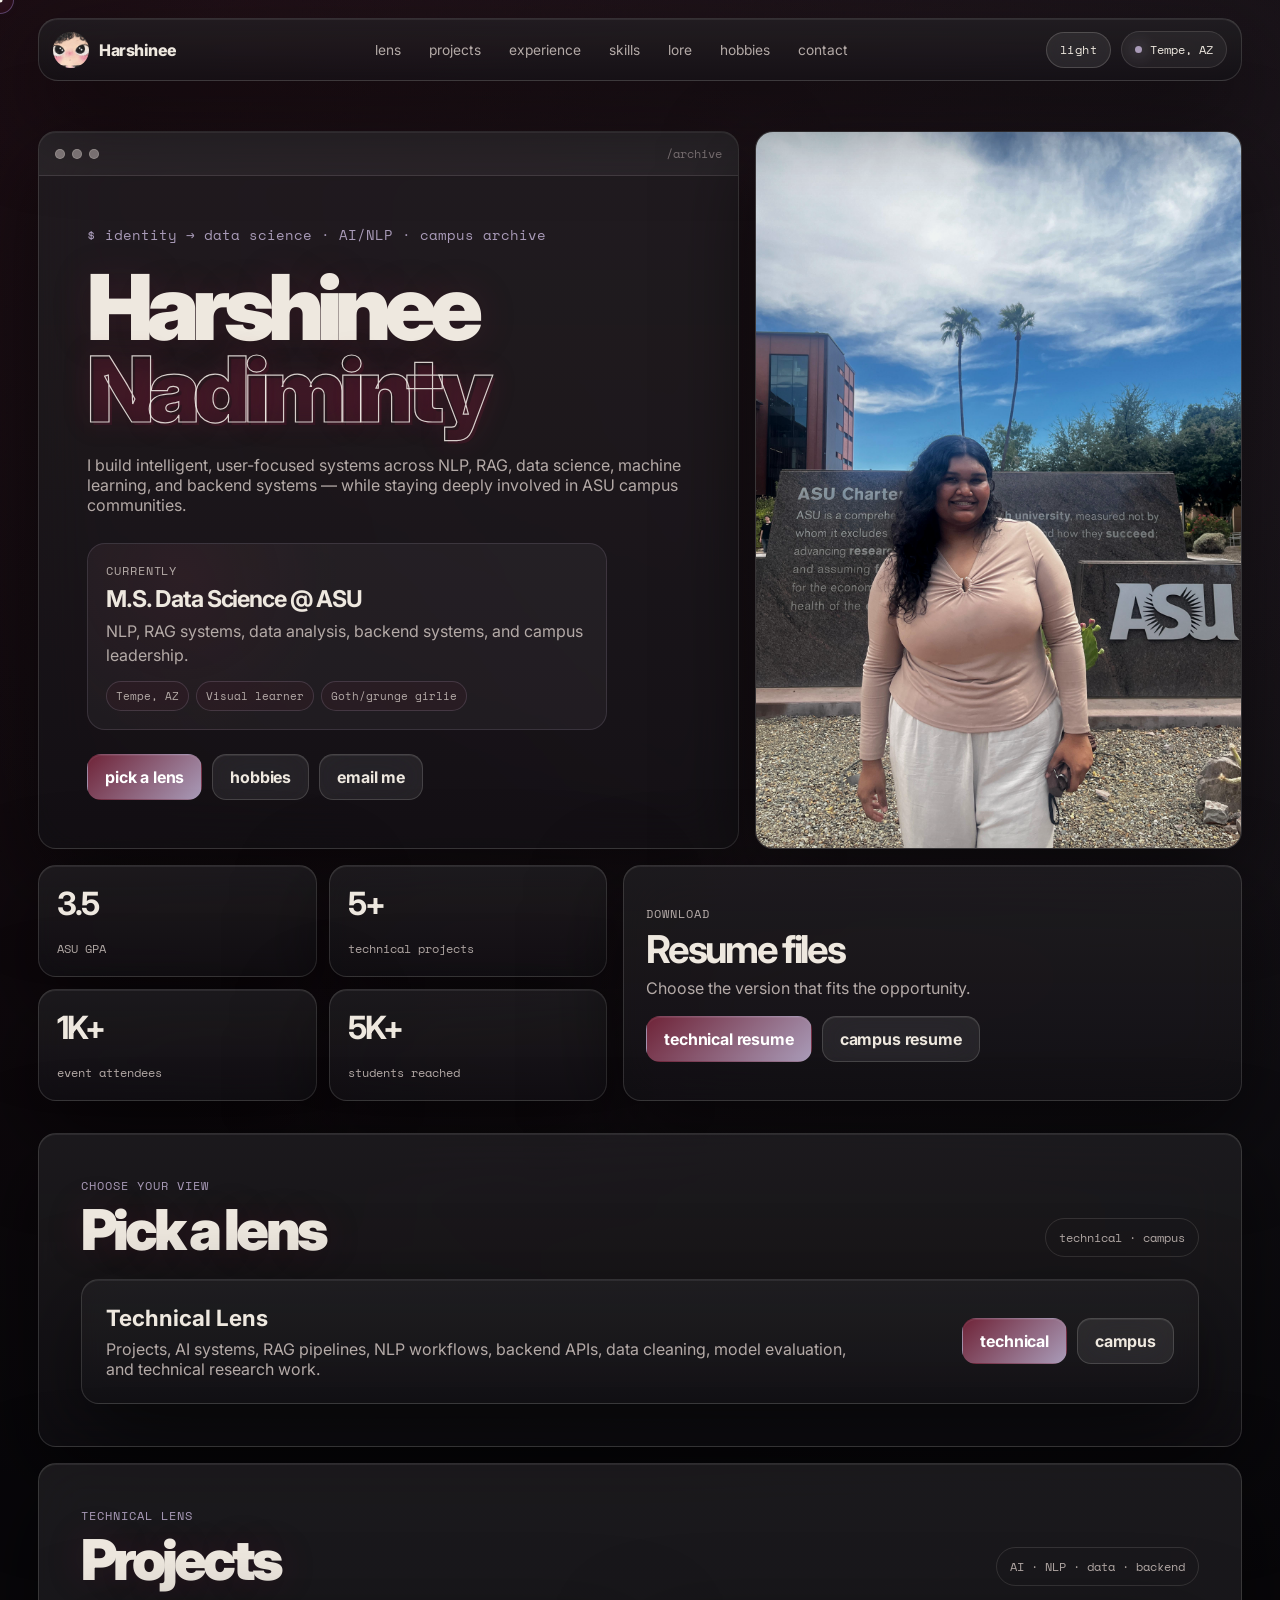
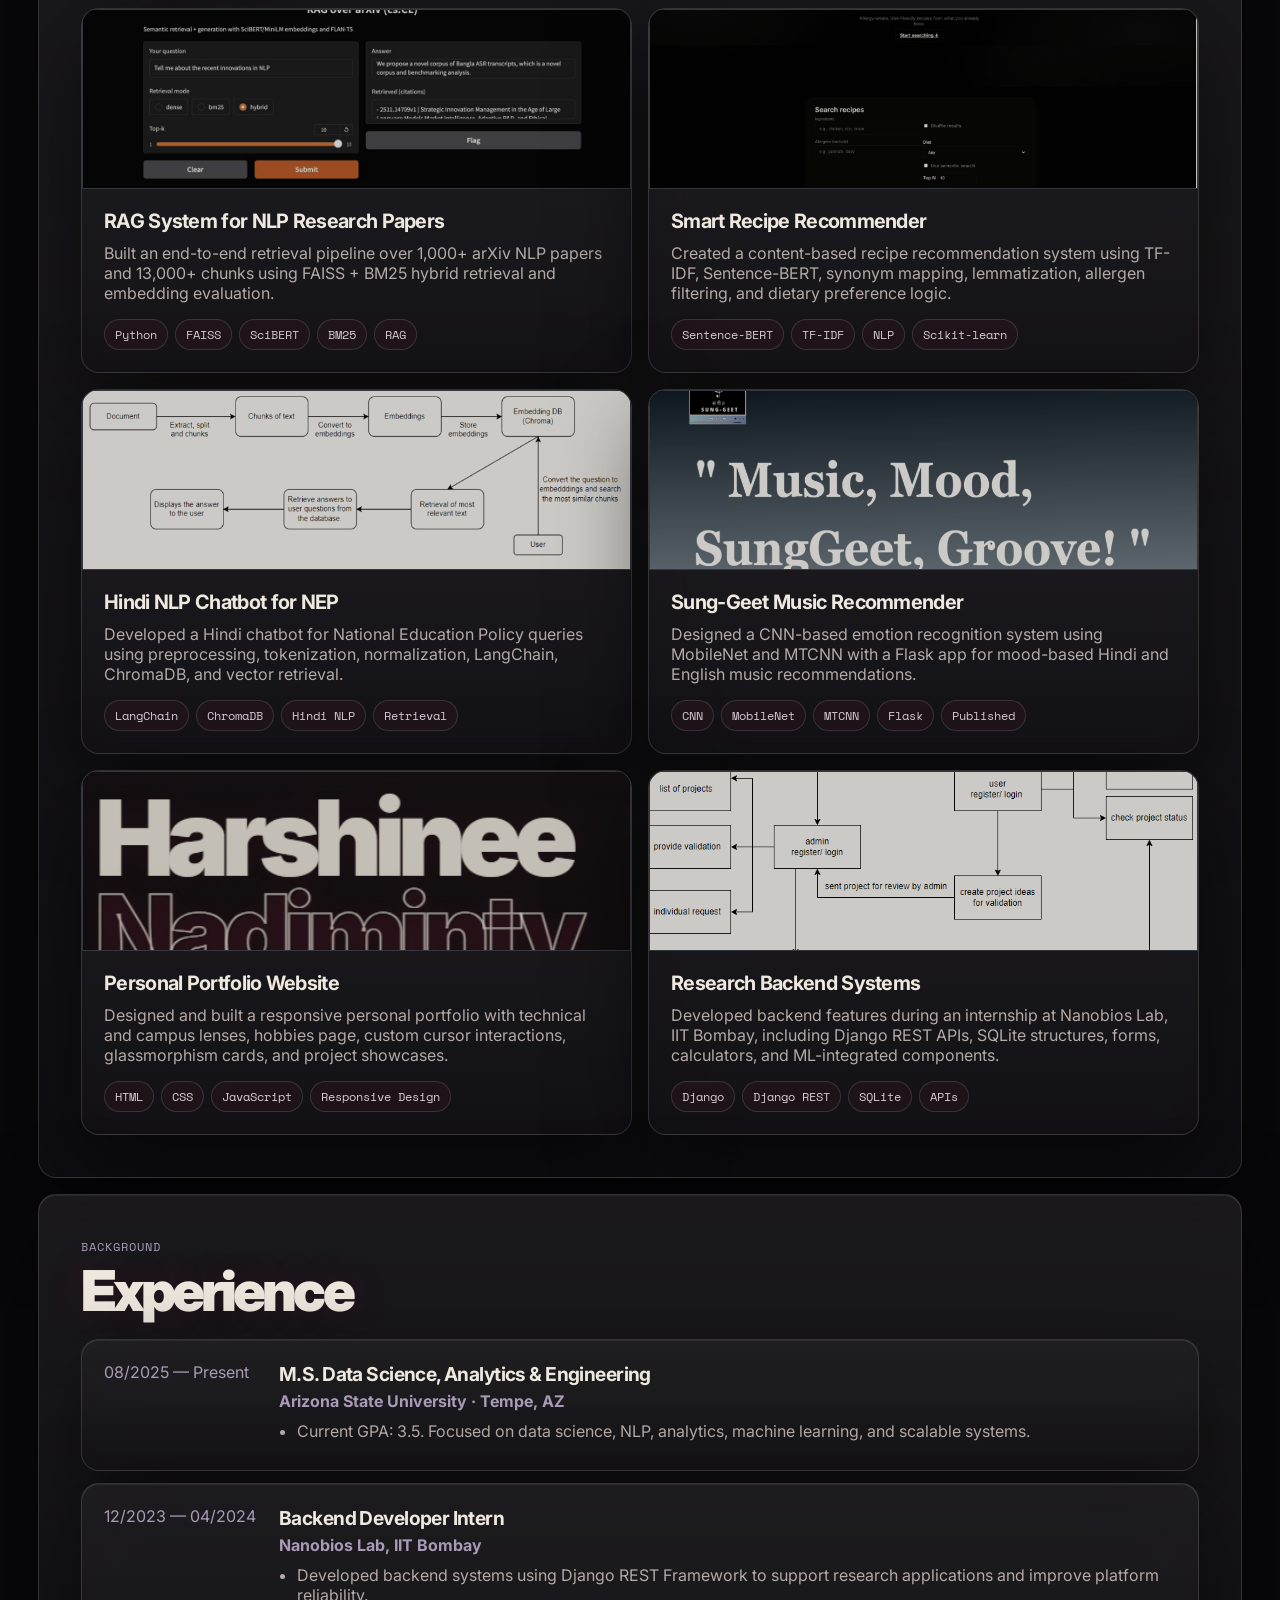
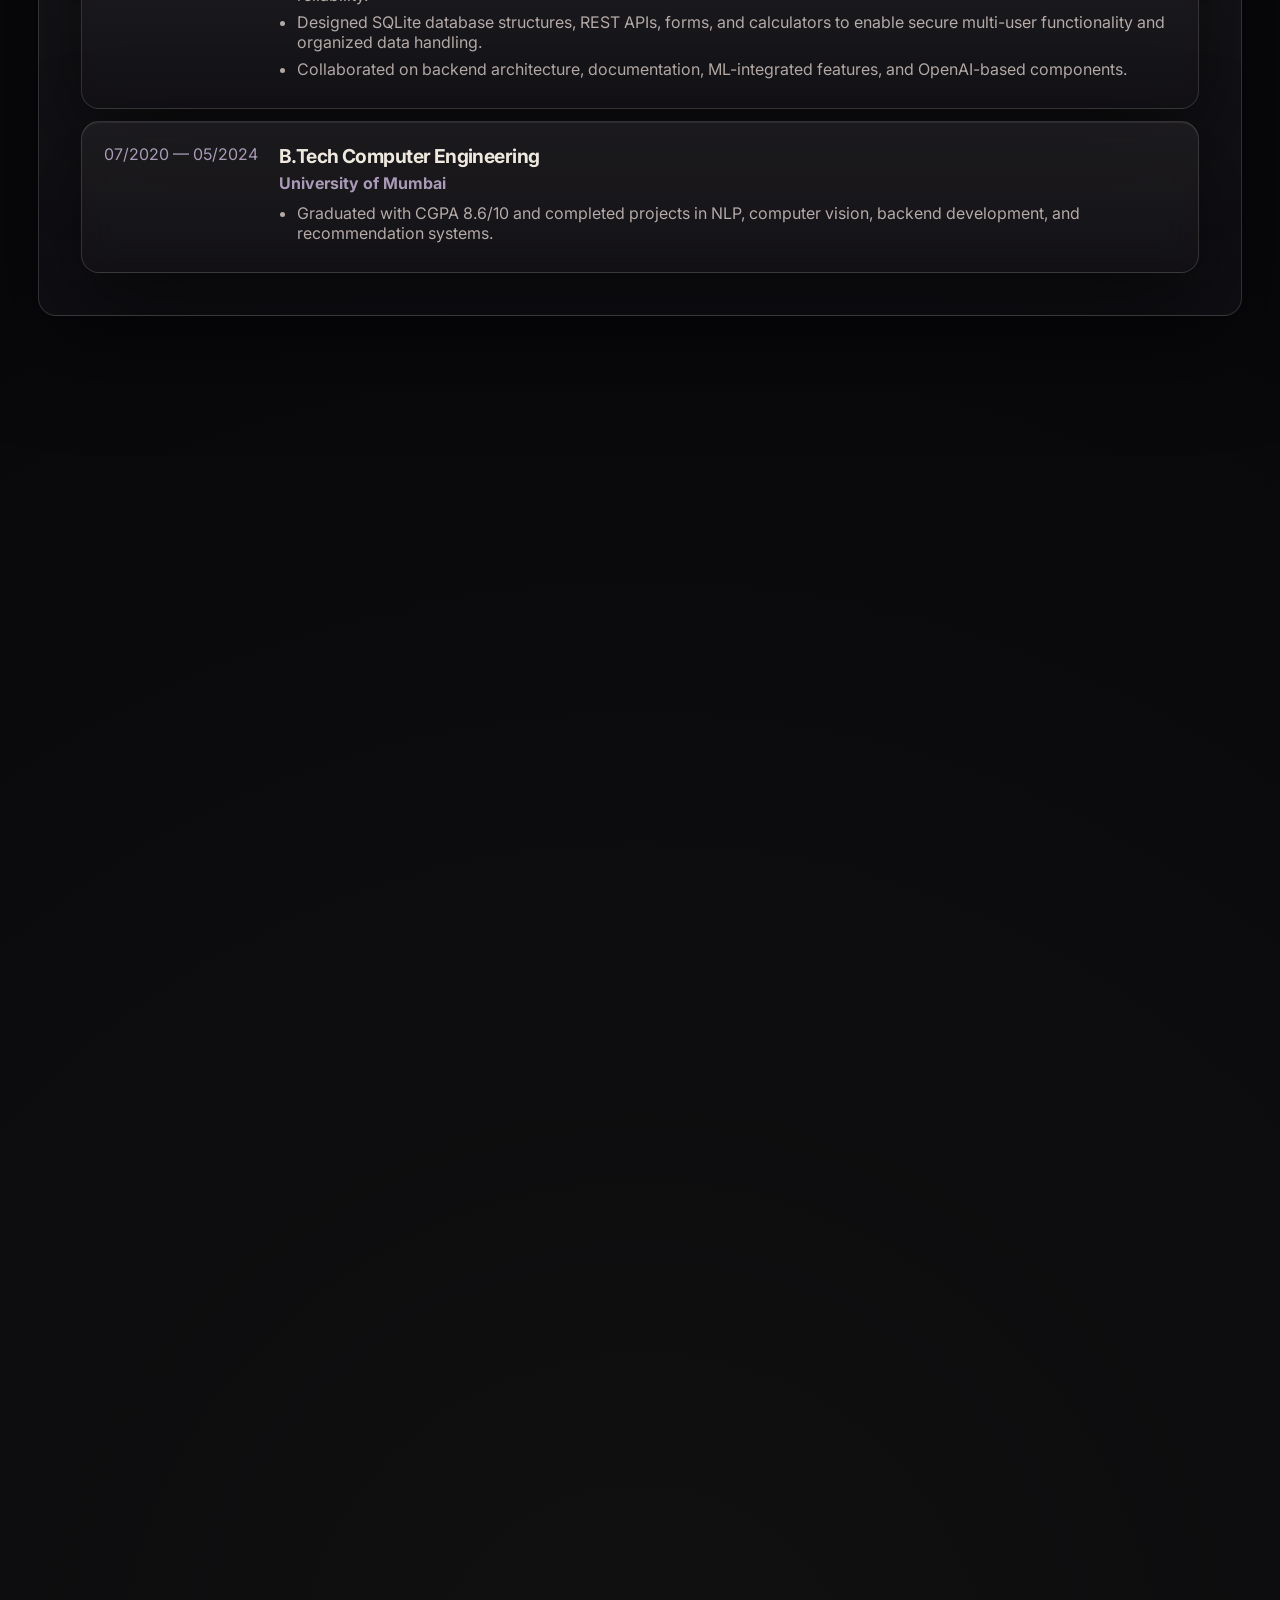
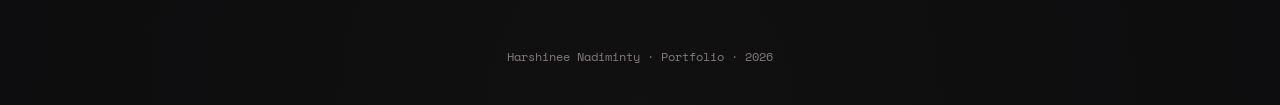
<file: index.html>
<!DOCTYPE html>
<html lang="en">
<head>
  <meta charset="UTF-8" />
  <meta name="viewport" content="width=device-width, initial-scale=1.0" />
  <meta name="description" content="Portfolio of Harshinee Nadiminty — ASU graduate student focused on data science, NLP, RAG systems, backend systems, and campus leadership." />
  <title>Harshinee Nadiminty | Portfolio</title>

  <link rel="preconnect" href="https://fonts.googleapis.com" />
  <link rel="preconnect" href="https://fonts.gstatic.com" crossorigin />
  <link href="https://fonts.googleapis.com/css2?family=Inter:wght@400;500;600;700;800;900&family=Space+Mono:wght@400;700&display=swap" rel="stylesheet" />
  <link rel="stylesheet" href="styles.css" />
</head>

<body data-lens="technical" data-theme="dark">
  <div class="cursor-ring" aria-hidden="true"></div>
  <div class="cursor-dot" aria-hidden="true"></div>

  <div class="page">
    <header class="topbar">
      <a href="#home" class="brand" aria-label="Home">
        <span class="logo">
        <img src="assets/profile/logo.jpg" alt="Harshinee logo">
      </span>
        <span>Harshinee</span>
      </a>

      <nav class="nav" aria-label="Main navigation">
        <a href="#spotlight">lens</a>
        <a href="#projects">projects</a>
        <a href="#experience">experience</a>
        <a href="#skills">skills</a>
        <a href="#fun-facts">lore</a>
        <a href="gallery.html">hobbies</a>
        <a href="#contact">contact</a>
      </nav>

      <div class="topbar-actions">
        <button class="theme-toggle" id="themeToggle" type="button">light</button>
        <div class="status"><span class="dot"></span> Tempe, AZ</div>
      </div>
    </header>

    <main>
      <section class="hero" id="home">
        <div class="window hero-window fade-in">
          <div class="window-bar">
            <div class="traffic"><span></span><span></span><span></span></div>
            <span>/archive</span>
          </div>

          <div class="hero-main">
            <p class="terminal-line">$ identity → data science · AI/NLP · campus archive</p>

            <h1>
              Harshinee<br>
              <span class="outline-text">Nadiminty</span>
            </h1>

            <p class="hero-copy">
              I build intelligent, user-focused systems across NLP, RAG, data science, machine learning, and backend systems — while staying deeply involved in ASU campus communities.
            </p>

            <div class="hero-mini-profile">
              <p class="profile-kicker">currently</p>
              <h2>M.S. Data Science @ ASU</h2>
              <p>NLP, RAG systems, data analysis, backend systems, and campus leadership.</p>

              <div class="profile-mini-tags">
                <span>Tempe, AZ</span>
                <span>Visual learner</span>
                <span>Goth/grunge girlie</span>
              </div>
            </div>

            <div class="hero-actions">
              <a class="btn primary" href="#spotlight">Pick a Lens</a>
              <a class="btn" href="gallery.html">Hobbies</a>
              <a class="btn" href="mailto:hnadimin@asu.edu">Email Me</a>
            </div>
          </div>
        </div>

        <div class="window photo-only-card fade-in">
          <img src="assets/profile/profile-1.jpg" alt="Harshinee at ASU">
        </div>

        <div class="hero-lower-grid fade-in">
          <div class="stats">
            <div class="stat"><strong>3.5</strong><span>ASU GPA</span></div>
            <div class="stat"><strong>5+</strong><span>technical projects</span></div>
            <div class="stat"><strong>1K+</strong><span>event attendees</span></div>
            <div class="stat"><strong>5K+</strong><span>students reached</span></div>
          </div>

          <div class="window resume-download-card">
            <p class="eyebrow">download</p>
            <h2>Resume files</h2>
            <p>Choose the version that fits the opportunity.</p>

            <div class="resume-download-actions">
              <a class="btn primary" href="Harshinee_Nadiminty_Technical_Resume.pdf" download>Technical Resume</a>
              <a class="btn" href="Harshinee_Nadiminty_NonTechnical_Resume.pdf" download>Campus Resume</a>
            </div>
          </div>
        </div>
      </section>

      <section class="window section-pad fade-in" id="spotlight">
        <div class="section-head">
          <div>
            <p class="eyebrow">choose your view</p>
            <h2 class="section-title">Pick a lens</h2>
          </div>
          <div class="section-chip">technical · campus</div>
        </div>

        <div class="mode-panel">
          <div class="mode-copy">
            <h3 id="modeTitle">Technical Lens</h3>
            <p id="modeText">
              Projects, AI systems, RAG pipelines, NLP workflows, backend APIs, data cleaning, model evaluation, and technical research work.
            </p>
          </div>

          <div class="mode-actions">
            <button class="mode-btn active" data-mode="technical">Technical</button>
            <button class="mode-btn" data-mode="campus">Campus</button>
          </div>
        </div>
      </section>

      <section class="window section-pad fade-in lens-section technical-section active-lens" id="projects" data-section="technical">
        <div class="section-head">
          <div>
            <p class="eyebrow">technical lens</p>
            <h2 class="section-title">Projects</h2>
          </div>
          <div class="section-chip">AI · NLP · data · backend</div>
        </div>

        <div class="projects-grid">
          <article class="project-card">
            <div class="project-image">
              <img src="assets/projects/rag.jpg" alt="RAG system for NLP research papers project preview">
            </div>
            <div class="project-content">
              <h3>RAG System for NLP Research Papers</h3>
              <p>Built an end-to-end retrieval pipeline over 1,000+ arXiv NLP papers and 13,000+ chunks using FAISS + BM25 hybrid retrieval and embedding evaluation.</p>
              <div class="pills">
                <span class="pill">Python</span>
                <span class="pill">FAISS</span>
                <span class="pill">SciBERT</span>
                <span class="pill">BM25</span>
                <span class="pill">RAG</span>
              </div>
            </div>
          </article>

          <article class="project-card">
            <div class="project-image">
              <img src="assets/projects/recipe.jpg" alt="Smart Recipe Recommender project preview">
            </div>
            <div class="project-content">
              <h3>Smart Recipe Recommender</h3>
              <p>Created a content-based recipe recommendation system using TF-IDF, Sentence-BERT, synonym mapping, lemmatization, allergen filtering, and dietary preference logic.</p>
              <div class="pills">
                <span class="pill">Sentence-BERT</span>
                <span class="pill">TF-IDF</span>
                <span class="pill">NLP</span>
                <span class="pill">Scikit-learn</span>
              </div>
            </div>
          </article>

          <article class="project-card">
            <div class="project-image">
              <img src="assets/projects/chatbot.jpg" alt="Hindi NLP chatbot project preview">
            </div>
            <div class="project-content">
              <h3>Hindi NLP Chatbot for NEP</h3>
              <p>Developed a Hindi chatbot for National Education Policy queries using preprocessing, tokenization, normalization, LangChain, ChromaDB, and vector retrieval.</p>
              <div class="pills">
                <span class="pill">LangChain</span>
                <span class="pill">ChromaDB</span>
                <span class="pill">Hindi NLP</span>
                <span class="pill">Retrieval</span>
              </div>
            </div>
          </article>

          <article class="project-card">
            <div class="project-image">
              <img src="assets/projects/sung-geet.jpg" alt="Sung-Geet emotion-based music recommender project preview">
            </div>
            <div class="project-content">
              <h3>Sung-Geet Music Recommender</h3>
              <p>Designed a CNN-based emotion recognition system using MobileNet and MTCNN with a Flask app for mood-based Hindi and English music recommendations.</p>
              <div class="pills">
                <span class="pill">CNN</span>
                <span class="pill">MobileNet</span>
                <span class="pill">MTCNN</span>
                <span class="pill">Flask</span>
                <span class="pill">Published</span>
              </div>
            </div>
          </article>

          <article class="project-card">
            <div class="project-image">
              <img src="assets/projects/portfolio.jpg" alt="Personal portfolio website project preview">
            </div>
            <div class="project-content">
              <h3>Personal Portfolio Website</h3>
              <p>Designed and built a responsive personal portfolio with technical and campus lenses, hobbies page, custom cursor interactions, glassmorphism cards, and project showcases.</p>
              <div class="pills">
                <span class="pill">HTML</span>
                <span class="pill">CSS</span>
                <span class="pill">JavaScript</span>
                <span class="pill">Responsive Design</span>
              </div>
            </div>
          </article>

          <article class="project-card">
            <div class="project-image">
              <img src="assets/projects/backend-api.jpg" alt="Backend API project preview">
            </div>
            <div class="project-content">
              <h3>Research Backend Systems</h3>
              <p>Developed backend features during an internship at Nanobios Lab, IIT Bombay, including Django REST APIs, SQLite structures, forms, calculators, and ML-integrated components.</p>
              <div class="pills">
                <span class="pill">Django</span>
                <span class="pill">Django REST</span>
                <span class="pill">SQLite</span>
                <span class="pill">APIs</span>
              </div>
            </div>
          </article>
        </div>
      </section>

      <section class="window section-pad fade-in lens-section campus-section" id="campus" data-section="campus">
        <div class="section-head">
          <div>
            <p class="eyebrow">campus lens</p>
            <h2 class="section-title">Campus Participation</h2>
          </div>
          <div class="section-chip">events · outreach · leadership</div>
        </div>

        <div class="campus-grid">
          <div class="campus-card">
            <img class="campus-img" src="assets/campus/acm.jpg" alt="ACM ASU communications and student outreach">
            <h3>ACM Communications</h3>
            <div class="campus-meta">5,000+ students</div>
            <p>Manage digital communications, event promotion, student-facing announcements, and outreach for one of ASU’s largest technology organizations.</p>
          </div>

          <div class="campus-card">
            <img class="campus-img" src="assets/campus/hindu-yuva.jpg" alt="Hindu Yuva ASU event leadership">
            <h3>Incoming Events Lead</h3>
            <div class="campus-meta">Hindu Yuva · Fall 2026</div>
            <p>Selected to lead large-scale cultural event coordination, volunteer support, scheduling, logistics, and attendee experience.</p>
          </div>

          <div class="campus-card">
            <img class="campus-img" src="assets/campus/globehack.jpg" alt="GlobeHack ASU event operations">
            <h3>GlobeHack Volunteer</h3>
            <div class="campus-meta">1,000+ participants</div>
            <p>Supported operations and managed check-in for 300+ participants at a technical hackathon with sponsors, students, and organizers.</p>
          </div>

          <div class="campus-card">
            <img class="campus-img" src="assets/campus/basant-mela.jpg" alt="Basant Mela and Hindu Yuva campus event">
            <h3>Milan Committee</h3>
            <div class="campus-meta">Hindu Yuva</div>
            <p>Supported Basant Mela and cultural events through setup, check-ins, food distribution, activity support, and multi-organization coordination.</p>
          </div>

          <div class="campus-card">
            <img class="campus-img" src="assets/campus/navratri.jpg" alt="Navratri Nights ASU event">
            <h3>Event Volunteer</h3>
            <div class="campus-meta">Hindu Yuva & ISSC · ASU</div>
            <p>Supported high-attendance events including Ganesh Chaturthi and Navratri Nights through check-in, crowd management, logistics, and attendee support.</p>
          </div>

          <div class="campus-card">
          <img class="campus-img" src="assets/campus/fashion-forward.jpg" alt="Fashion Forward ASU sustainable fashion event">
          <h3>Fashion Forward Volunteer</h3>
          <div class="campus-meta">$9K raised · sustainable fashion</div>
          <p>Supported full-day event operations by folding, sorting, weighing, and organizing donated clothing, helping maintain racks and back-of-house flow for a high-impact sustainability event.</p>
        </div>
        </div>
      </section>

      <section class="window section-pad fade-in" id="experience">
        <div class="section-head">
          <div>
            <p class="eyebrow">background</p>
            <h2 class="section-title">Experience</h2>
          </div>
        </div>

        <div class="timeline">
          <div class="timeline-item">
            <div class="date">08/2025 — Present</div>
            <div>
              <h3>M.S. Data Science, Analytics & Engineering</h3>
              <div class="org">Arizona State University · Tempe, AZ</div>
              <ul>
                <li>Current GPA: 3.5. Focused on data science, NLP, analytics, machine learning, and scalable systems.</li>
              </ul>
            </div>
          </div>

          <div class="timeline-item">
            <div class="date">12/2023 — 04/2024</div>
            <div>
              <h3>Backend Developer Intern</h3>
              <div class="org">Nanobios Lab, IIT Bombay</div>
              <ul>
                <li>Developed backend systems using Django REST Framework to support research applications and improve platform reliability.</li>
                <li>Designed SQLite database structures, REST APIs, forms, and calculators to enable secure multi-user functionality and organized data handling.</li>
                <li>Collaborated on backend architecture, documentation, ML-integrated features, and OpenAI-based components.</li>
              </ul>
            </div>
          </div>

          <div class="timeline-item">
            <div class="date">07/2020 — 05/2024</div>
            <div>
              <h3>B.Tech Computer Engineering</h3>
              <div class="org">University of Mumbai</div>
              <ul>
                <li>Graduated with CGPA 8.6/10 and completed projects in NLP, computer vision, backend development, and recommendation systems.</li>
              </ul>
            </div>
          </div>
        </div>
      </section>

      <section class="window section-pad fade-in" id="skills">
        <div class="section-head">
          <div>
            <p class="eyebrow">toolkit</p>
            <h2 class="section-title">Skills</h2>
          </div>
        </div>

        <div class="skills-grid">
          <div class="skill-box">
            <h3>Programming</h3>
            <div class="pills">
              <span class="pill">Python</span>
              <span class="pill">SQL</span>
              <span class="pill">HTML</span>
              <span class="pill">Git</span>
            </div>
          </div>

          <div class="skill-box">
            <h3>NLP & RAG</h3>
            <div class="pills">
              <span class="pill">LangChain</span>
              <span class="pill">FAISS</span>
              <span class="pill">ChromaDB</span>
              <span class="pill">Sentence-BERT</span>
              <span class="pill">SciBERT</span>
            </div>
          </div>

          <div class="skill-box">
            <h3>ML / DL</h3>
            <div class="pills">
              <span class="pill">TensorFlow</span>
              <span class="pill">Keras</span>
              <span class="pill">Scikit-learn</span>
              <span class="pill">CNN</span>
              <span class="pill">MobileNet</span>
            </div>
          </div>

          <div class="skill-box">
            <h3>Backend & Data</h3>
            <div class="pills">
              <span class="pill">Django</span>
              <span class="pill">Django REST</span>
              <span class="pill">SQLite</span>
              <span class="pill">MySQL</span>
            </div>
          </div>

          <div class="skill-box">
            <h3>Data Tools</h3>
            <div class="pills">
              <span class="pill">Pandas</span>
              <span class="pill">NumPy</span>
              <span class="pill">Power BI</span>
              <span class="pill">Tableau</span>
              <span class="pill">Excel</span>
            </div>
          </div>

          <div class="skill-box">
            <h3>Campus</h3>
            <div class="pills">
              <span class="pill">Event Ops</span>
              <span class="pill">Student Outreach</span>
              <span class="pill">Canva</span>
              <span class="pill">Slack</span>
              <span class="pill">Zoom</span>
            </div>
          </div>
        </div>
      </section>

      <section class="window section-pad fade-in" id="fun-facts">
        <div class="section-head">
          <div>
            <p class="eyebrow">soft lore</p>
            <h2 class="section-title">Fun facts</h2>
          </div>
          <div class="section-chip">little things · big personality</div>
        </div>

        <div class="facts-grid">
          <article class="fact-card">
            <span>01</span>
            <h3>Leftie brain</h3>
            <p>I’m left-handed, which feels very on-brand for how I think, create, and notice details.</p>
          </article>

          <article class="fact-card">
            <span>02</span>
            <h3>Language side quest</h3>
            <p>I’ve been learning Korean and Japanese because I love languages, culture, music, shows, and tiny translation details.</p>
          </article>

          <article class="fact-card">
            <span>03</span>
            <h3>Visual learner</h3>
            <p>I understand things best when I can see them — diagrams, colors, layouts, examples, and systems that look like other things.</p>
          </article>

          <article class="fact-card">
            <span>04</span>
            <h3>Goth/grunge comfort zone</h3>
            <p>I’m into muted colors, goth and grunge themes, messy textures, soft darkness, and designs that feel a little haunted but still warm.</p>
          </article>
        </div>
      </section>

      <section class="window section-pad fade-in" id="contact">
        <p class="eyebrow">contact</p>
        <h2 class="contact-big">
          Let’s<br>
          <span class="outline-text">connect.</span>
        </h2>

        <div class="contact-links">
          <a class="btn primary" href="mailto:hnadimin@asu.edu">hnadimin@asu.edu</a>
          <a class="btn" href="https://github.com/hnadiminty" target="_blank" rel="noopener">GitHub</a>
          <a class="btn" href="https://www.linkedin.com/in/harshinee-nadiminty-2433b8249/" target="_blank" rel="noopener">LinkedIn</a>
          <a class="btn" href="tel:+16232819088">Phone</a>
        </div>
      </section>
    </main>

    <footer class="footer">Harshinee Nadiminty · Portfolio · 2026</footer>
  </div>

  <script src="script.js"></script>
</body>
</html>
</file>
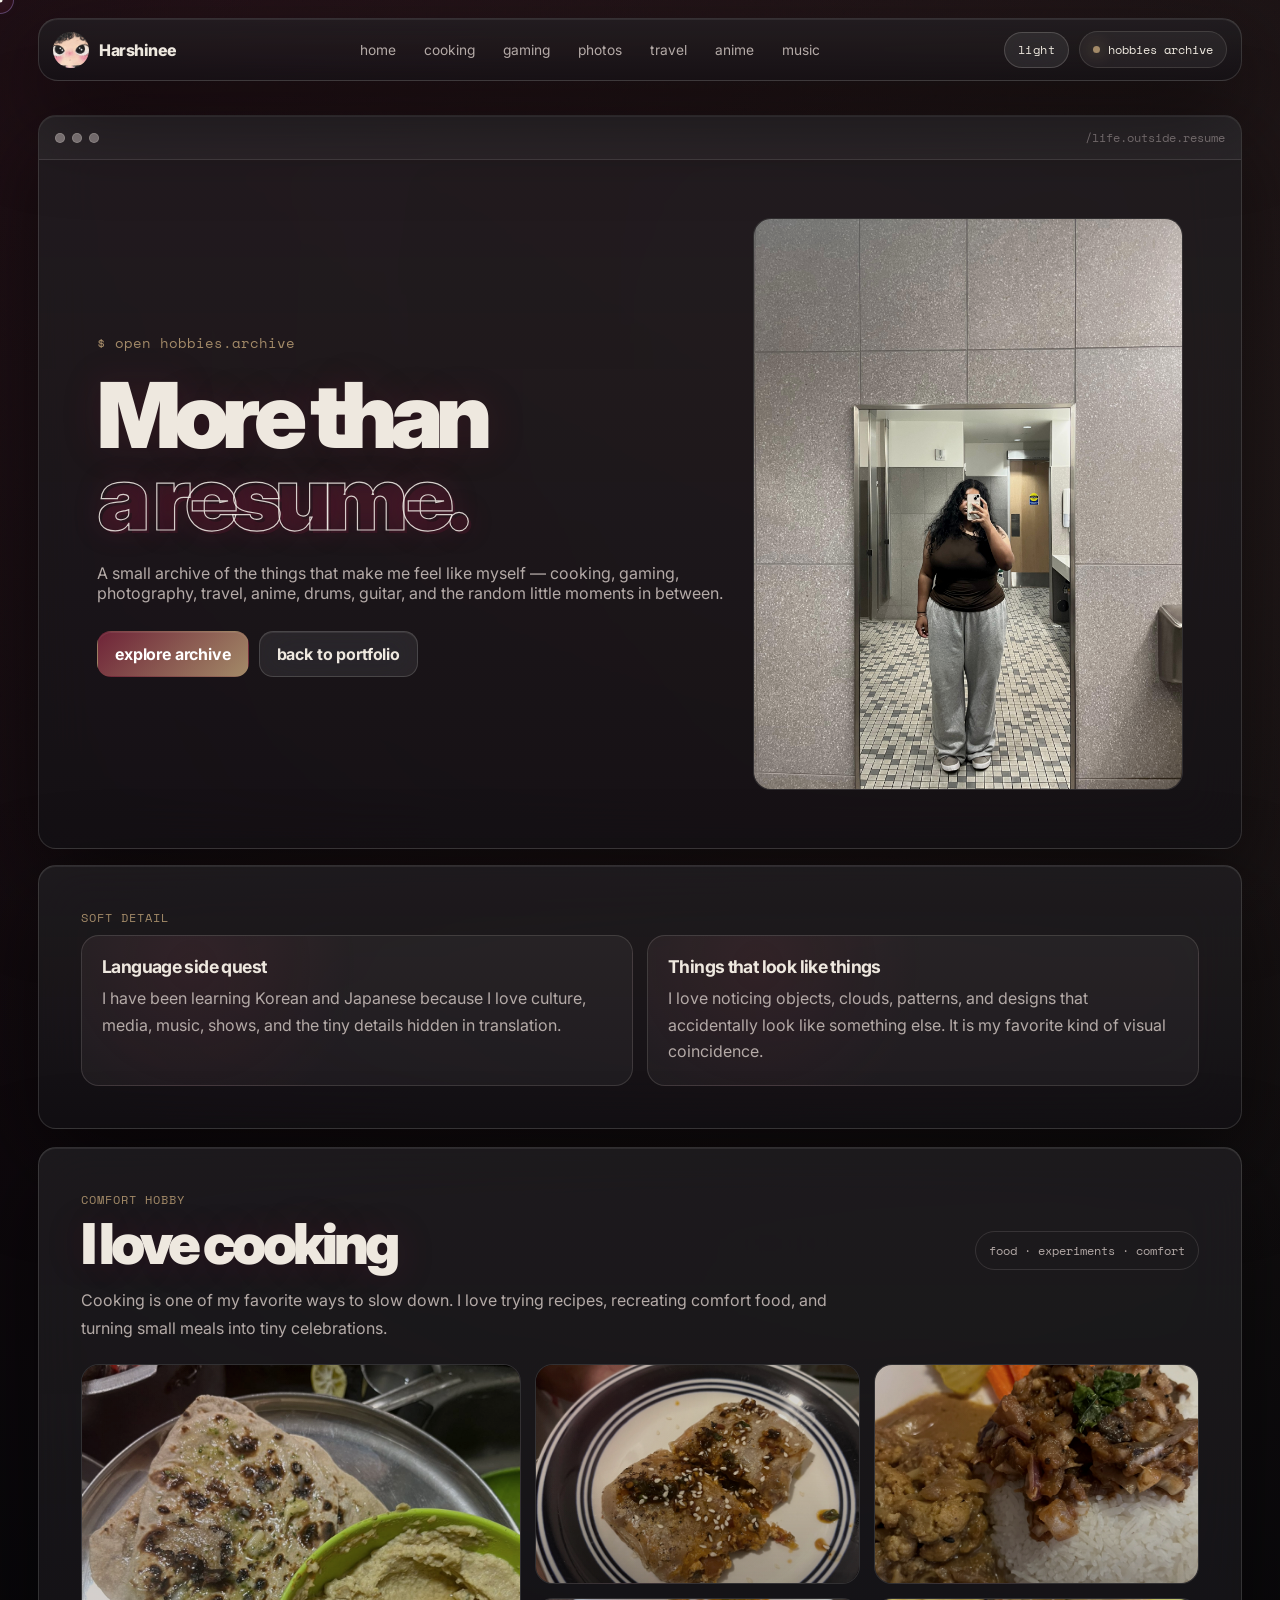
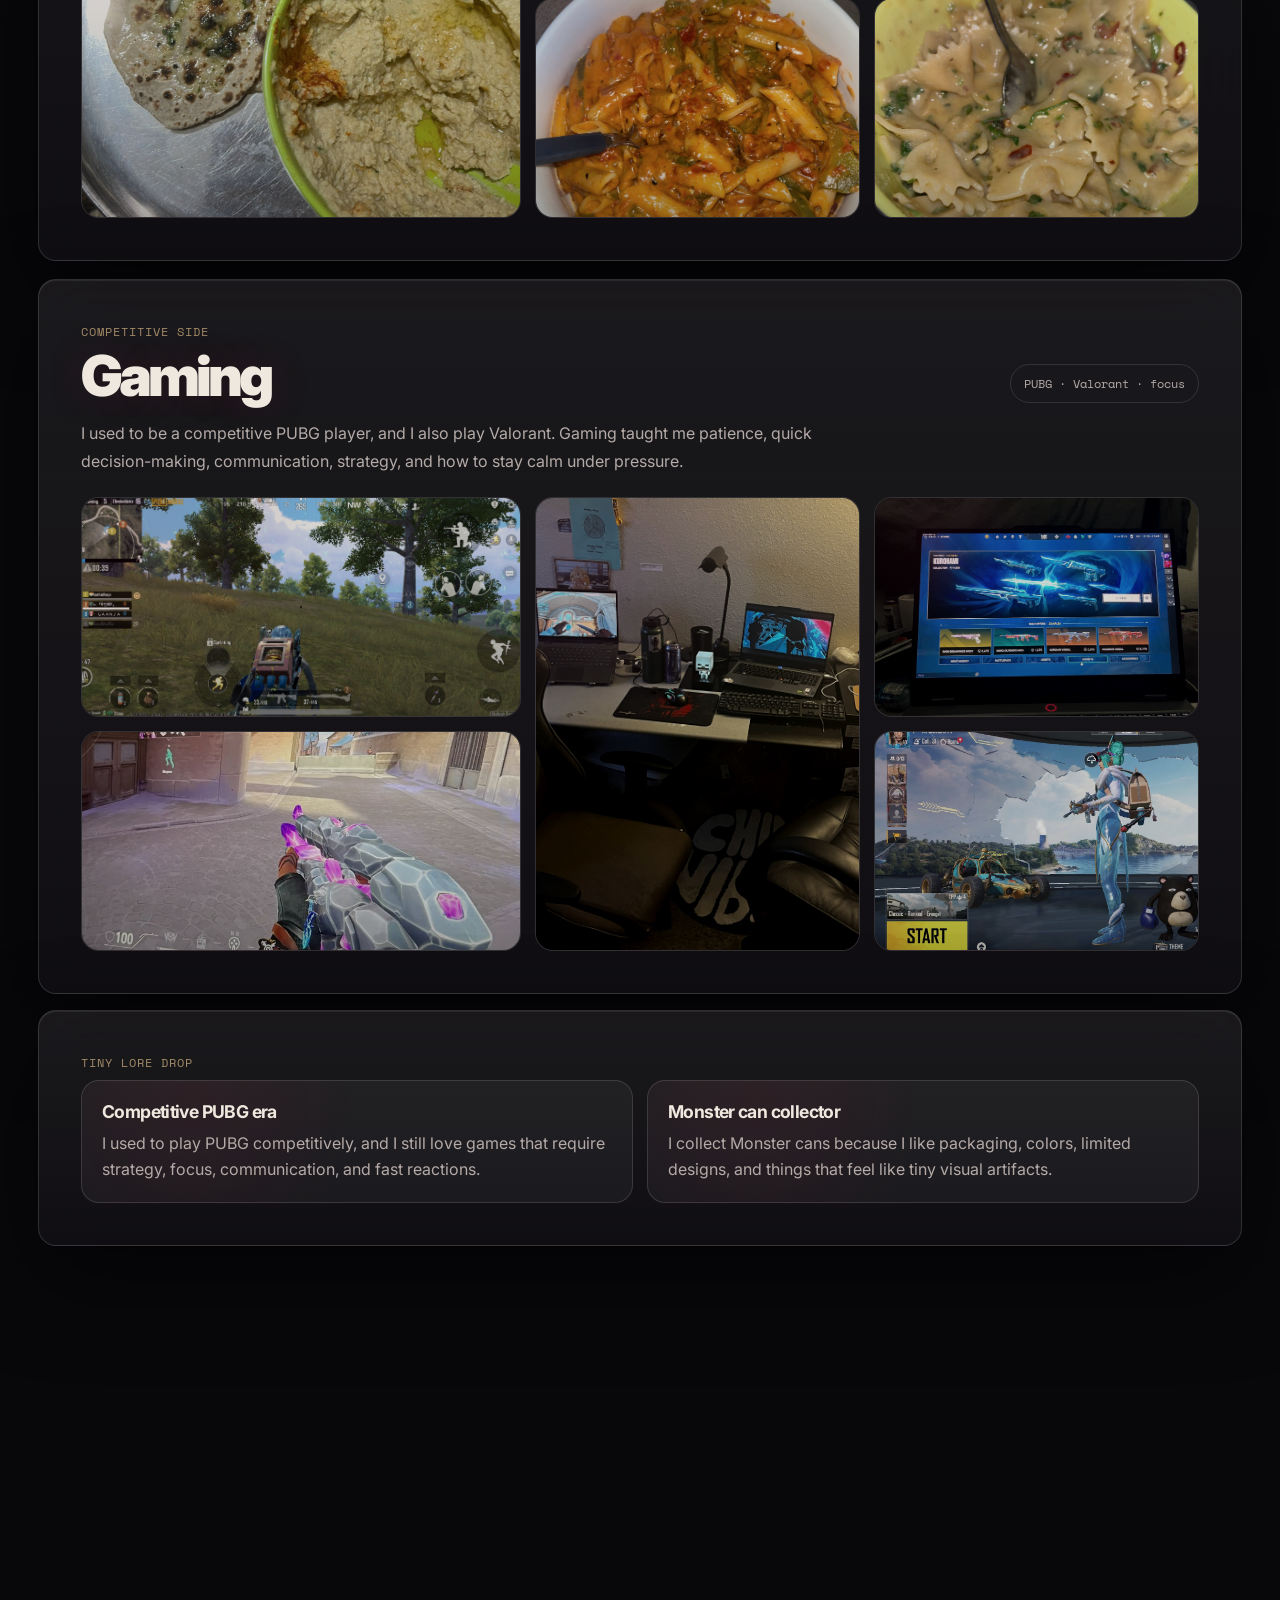
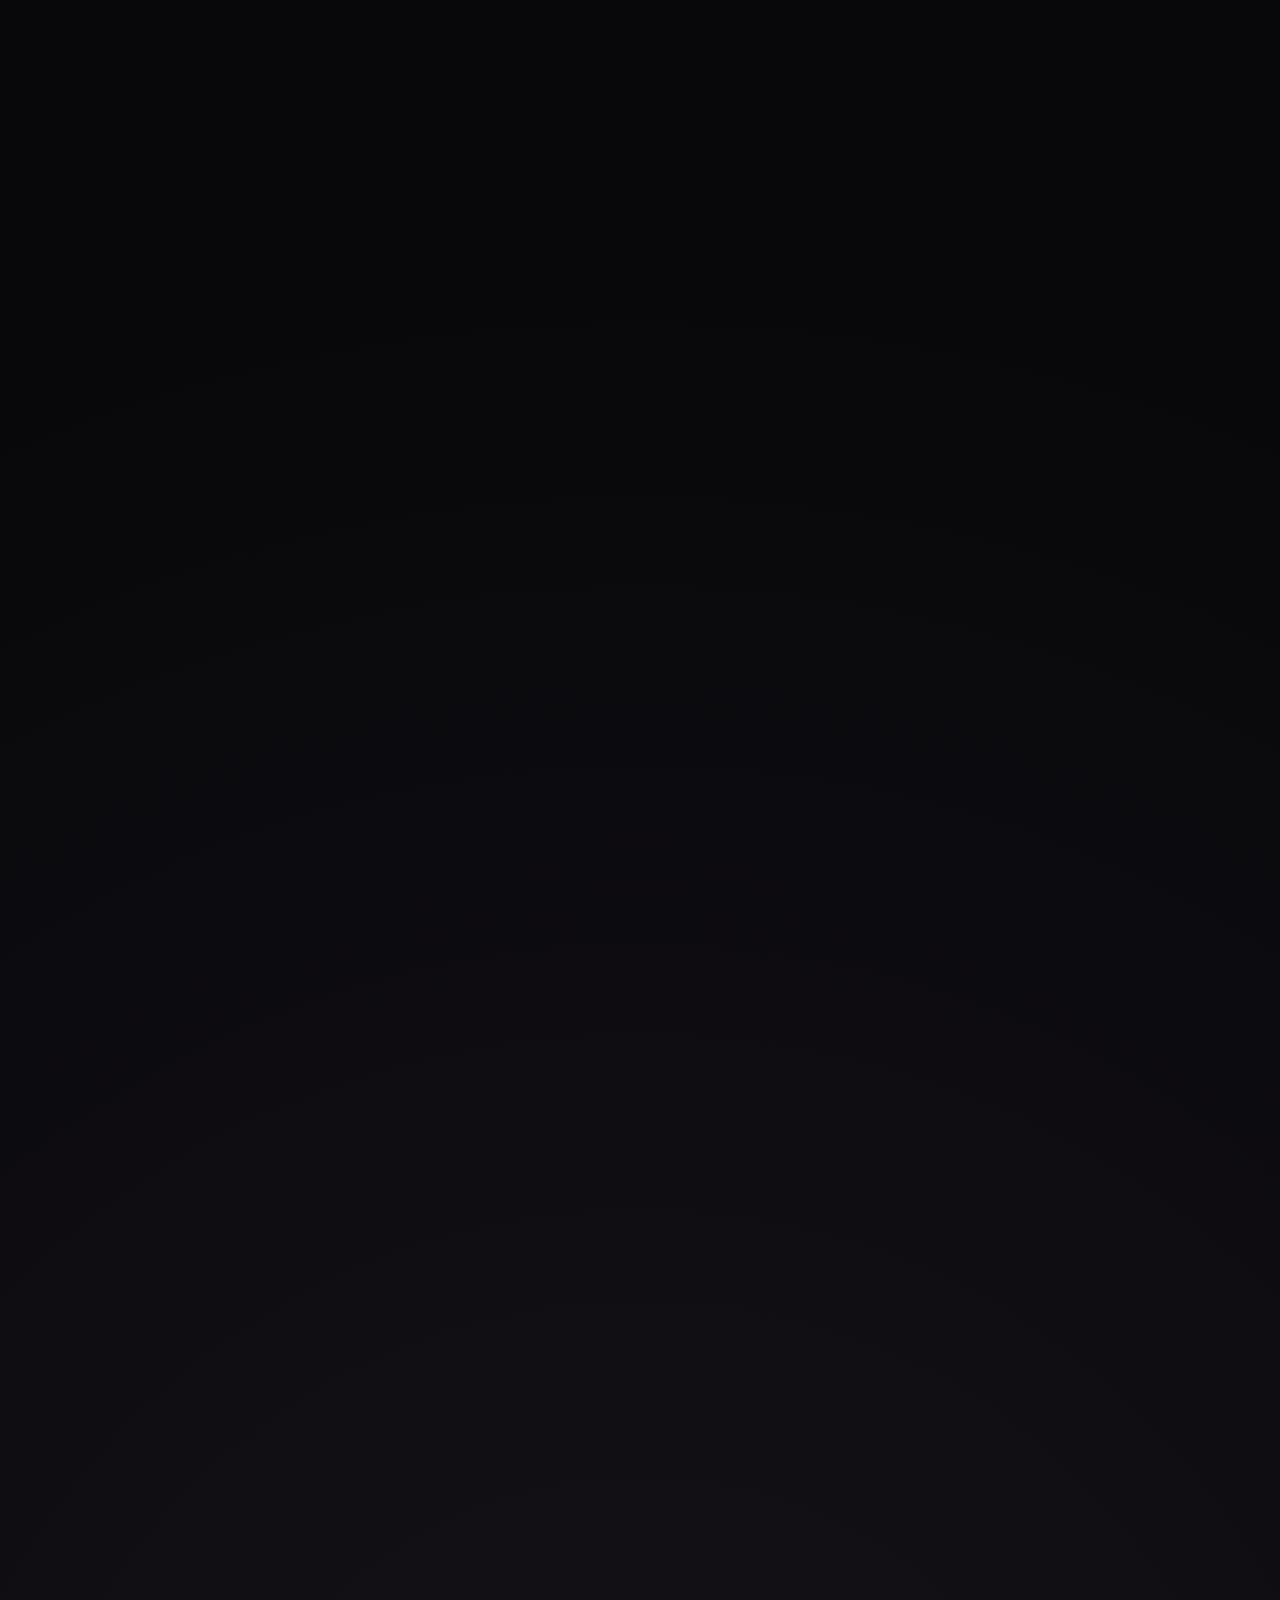
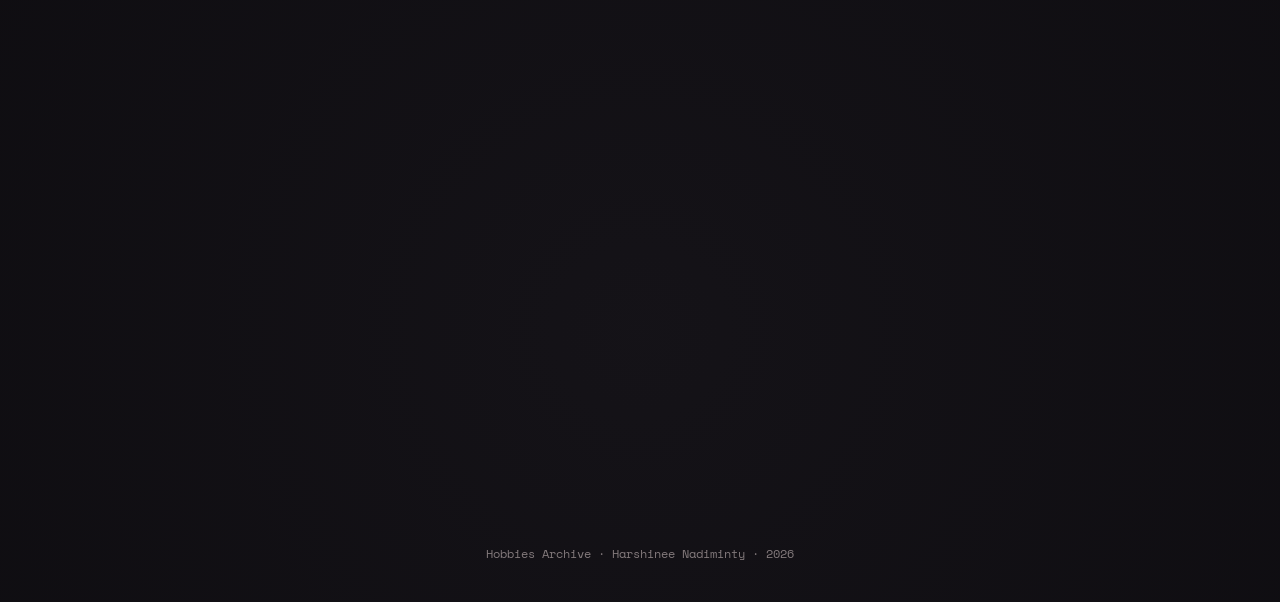
<file: gallery.html>
<!DOCTYPE html>
<html lang="en">
<head>
  <meta charset="UTF-8" />
  <meta name="viewport" content="width=device-width, initial-scale=1.0" />
  <meta name="description" content="Personal hobbies archive of Harshinee Nadiminty — cooking, gaming, photography, travel, anime, drums, guitar, and soft lore." />
  <title>Hobbies Archive | Harshinee Nadiminty</title>

  <link rel="preconnect" href="https://fonts.googleapis.com" />
  <link rel="preconnect" href="https://fonts.gstatic.com" crossorigin />
  <link href="https://fonts.googleapis.com/css2?family=Inter:wght@400;500;600;700;800;900&family=Space+Mono:wght@400;700&display=swap" rel="stylesheet" />
  <link rel="stylesheet" href="styles.css" />
</head>

<body data-lens="campus" data-theme="dark">
  <div class="cursor-ring" aria-hidden="true"></div>
  <div class="cursor-dot" aria-hidden="true"></div>

  <div class="page">
    <header class="topbar">
      <a href="index.html" class="brand" aria-label="Back to home">
        <span class="logo">
        <img src="assets/profile/logo.jpg" alt="Harshinee logo">
      </span>
        <span>Harshinee</span>
      </a>

      <nav class="nav" aria-label="Hobbies navigation">
        <a href="index.html">home</a>
        <a href="#cooking">cooking</a>
        <a href="#gaming">gaming</a>
        <a href="#photography">photos</a>
        <a href="#travel">travel</a>
        <a href="#anime">anime</a>
        <a href="#music">music</a>
      </nav>

      <div class="topbar-actions">
        <button class="theme-toggle" id="themeToggle" type="button">light</button>
        <div class="status"><span class="dot"></span> hobbies archive</div>
      </div>
    </header>

    <main>
      <section class="window gallery-hero fade-in">
        <div class="window-bar">
          <div class="traffic"><span></span><span></span><span></span></div>
          <span>/life.outside.resume</span>
        </div>

        <div class="gallery-hero-content gallery-hero-split">
          <div class="gallery-hero-text">
            <p class="terminal-line">$ open hobbies.archive</p>
            <h1>
              More than<br>
              <span class="outline-text">a resume.</span>
            </h1>

            <p class="hero-copy">
              A small archive of the things that make me feel like myself — cooking, gaming, photography, travel, anime, drums, guitar, and the random little moments in between.
            </p>

            <div class="hero-actions">
              <a class="btn primary" href="#cooking">Explore Archive</a>
              <a class="btn" href="index.html">Back to Portfolio</a>
            </div>
          </div>

          <div class="gallery-hero-photo">
            <img src="assets/hobbies/hero-hobbies.jpg" alt="Harshinee's hobbies archive">
          </div>
        </div>
      </section>

      <!-- LANGUAGE / VISUAL LORE -->
      <section class="window section-pad fade-in mini-lore">
        <p class="eyebrow">soft detail</p>
        <div class="mini-lore-grid">
          <div>
            <h3>Language side quest</h3>
            <p>I have been learning Korean and Japanese because I love culture, media, music, shows, and the tiny details hidden in translation.</p>
          </div>
          <div>
            <h3>Things that look like things</h3>
            <p>I love noticing objects, clouds, patterns, and designs that accidentally look like something else. It is my favorite kind of visual coincidence.</p>
          </div>
        </div>
      </section>

      <!-- COOKING -->
      <section class="window section-pad fade-in hobby-section" id="cooking">
        <div class="section-head">
          <div>
            <p class="eyebrow">comfort hobby</p>
            <h2 class="section-title">I love cooking</h2>
          </div>
          <div class="section-chip">food · experiments · comfort</div>
        </div>

        <p class="hobby-intro">
          Cooking is one of my favorite ways to slow down. I love trying recipes, recreating comfort food, and turning small meals into tiny celebrations.
        </p>

        <div class="hobby-photo-grid">
          <article class="hobby-photo-card large">
            <img src="assets/hobbies/cooking-1.jpg" alt="Cooking memory">
          </article>
          <article class="hobby-photo-card">
            <img src="assets/hobbies/cooking-2.jpg" alt="Food photo">
          </article>
          <article class="hobby-photo-card">
            <img src="assets/hobbies/cooking-3.jpg" alt="Cafe or dessert photo">
          </article>
          <article class="hobby-photo-card">
            <img src="assets/hobbies/cooking-4.jpg" alt="Kitchen experiment">
          </article>
          <article class="hobby-photo-card">
            <img src="assets/hobbies/cooking-5.jpg" alt="Cooking archive">
          </article>
        </div>
      </section>

      <!-- GAMING -->
      <section class="window section-pad fade-in hobby-section" id="gaming">
        <div class="section-head">
          <div>
            <p class="eyebrow">competitive side</p>
            <h2 class="section-title">Gaming</h2>
          </div>
          <div class="section-chip">PUBG · Valorant · focus</div>
        </div>

        <p class="hobby-intro">
          I used to be a competitive PUBG player, and I also play Valorant. Gaming taught me patience, quick decision-making, communication, strategy, and how to stay calm under pressure.
        </p>

        <div class="hobby-photo-grid">
          <article class="hobby-photo-card">
            <img src="assets/hobbies/gaming-1.jpg" alt="PUBG gaming memory">
          </article>
          <article class="hobby-photo-card large">
            <img src="assets/hobbies/gaming-2.jpg" alt="Valorant gaming memory">
          </article>
          <article class="hobby-photo-card">
            <img src="assets/hobbies/gaming-3.jpg" alt="Gaming setup">
          </article>
          <article class="hobby-photo-card">
            <img src="assets/hobbies/gaming-4.jpg" alt="Competitive gaming memory">
          </article>
          <article class="hobby-photo-card">
            <img src="assets/hobbies/gaming-5.jpg" alt="Gaming archive">
          </article>
        </div>
      </section>

      <!-- GAMING LORE -->
      <section class="window section-pad fade-in mini-lore">
        <p class="eyebrow">tiny lore drop</p>
        <div class="mini-lore-grid">
          <div>
            <h3>Competitive PUBG era</h3>
            <p>I used to play PUBG competitively, and I still love games that require strategy, focus, communication, and fast reactions.</p>
          </div>
          <div>
            <h3>Monster can collector</h3>
            <p>I collect Monster cans because I like packaging, colors, limited designs, and things that feel like tiny visual artifacts.</p>
          </div>
        </div>
      </section>

      <!-- PHOTOGRAPHY -->
      <section class="window section-pad fade-in hobby-section" id="photography">
        <div class="section-head">
          <div>
            <p class="eyebrow">visual diary</p>
            <h2 class="section-title">I like taking pictures</h2>
          </div>
          <div class="section-chip">details · skies · streets</div>
        </div>

        <p class="hobby-intro">
          I like capturing small details — skies, streets, food, people, campus corners, and random scenes that feel cinematic for no reason.
        </p>

        <div class="hobby-photo-grid">
          <article class="hobby-photo-card large">
            <img src="assets/hobbies/photography-1.jpg" alt="Photography memory">
          </article>
          <article class="hobby-photo-card">
            <img src="assets/hobbies/photography-2.jpg" alt="Aesthetic photo">
          </article>
          <article class="hobby-photo-card">
            <img src="assets/hobbies/photography-3.jpg" alt="Street or sky photo">
          </article>
          <article class="hobby-photo-card">
            <img src="assets/hobbies/photography-4.jpg" alt="Personal photography archive">
          </article>
          <article class="hobby-photo-card">
            <img src="assets/hobbies/photography-5.jpg" alt="Photography archive">
          </article>
        </div>
      </section>

      <!-- TRAVEL -->
      <section class="window section-pad fade-in hobby-section" id="travel">
        <div class="section-head">
          <div>
            <p class="eyebrow">places & culture</p>
            <h2 class="section-title">Travelling</h2>
          </div>
          <div class="section-chip">cities · culture · memories</div>
        </div>

        <p class="hobby-intro">
          I love exploring new places, noticing cultural details, trying local food, and collecting memories from wherever life takes me.
        </p>

        <div class="hobby-photo-grid">
          <article class="hobby-photo-card">
            <img src="assets/hobbies/travel-1.jpg" alt="Travel memory">
          </article>
          <article class="hobby-photo-card">
            <img src="assets/hobbies/travel-2.jpg" alt="City or nature travel photo">
          </article>
          <article class="hobby-photo-card large">
            <img src="assets/hobbies/travel-3.jpg" alt="Cultural travel memory">
          </article>
          <article class="hobby-photo-card">
            <img src="assets/hobbies/travel-4.jpg" alt="Travel archive photo">
          </article>
          <article class="hobby-photo-card">
            <img src="assets/hobbies/travel-5.jpg" alt="Travel archive">
          </article>
        </div>
      </section>

<!-- FINAL LORE -->
      <section class="window section-pad fade-in mini-lore">
        <p class="eyebrow">one last note</p>
        <div class="mini-lore-grid">
          <div>
            <h3>Five years of guitar</h3>
            <p>I learned guitar for around five years, and I also play drums — rhythm and melody both feel like different kinds of problem-solving.</p>
          </div>
          <div>
            <h3>Visual learner + empath</h3>
            <p>I am a visual learner and highly empathetic, so I notice moods, patterns, small changes, and when something feels visually or emotionally off.</p>
          </div>
        </div>
      </section>
    </main>

      <!-- ANIME -->
      <section class="window section-pad fade-in hobby-section" id="anime">
        <div class="section-head">
          <div>
            <p class="eyebrow">certified weeb zone</p>
            <h2 class="section-title">Anime</h2>
          </div>
          <div class="section-chip">stories · worlds · comfort</div>
        </div>

        <p class="hobby-intro">
          I am an anime weeb and proudly so. I love the art, the storytelling, the music, the dramatic arcs, and how anime makes fictional worlds feel emotionally real.
        </p>

        <div class="hobby-photo-grid">
          <article class="hobby-photo-card large">
            <img src="assets/hobbies/anime-1.jpg" alt="Anime memory">
          </article>
          <article class="hobby-photo-card">
            <img src="assets/hobbies/anime-2.jpg" alt="Anime poster or manga">
          </article>
          <article class="hobby-photo-card">
            <img src="assets/hobbies/anime-3.jpg" alt="Anime setup">
          </article>
          <article class="hobby-photo-card">
            <img src="assets/hobbies/anime-4.jpg" alt="Anime aesthetic">
          </article>
          <article class="hobby-photo-card">
            <img src="assets/hobbies/anime-5.jpg" alt="Anime archive">
          </article>
        </div>
      </section>

    <footer class="footer">Hobbies Archive · Harshinee Nadiminty · 2026</footer>
  </div>

  <script src="script.js"></script>
</body>
</html>
</file>
<file: styles.css>
:root {
  --bg: #08070a;
  --panel: #111014;
  --panel-2: #19171d;

  --text: #eee8df;
  --muted: #b4aaa7;
  --soft: #837a7c;

  --line: rgba(238, 232, 223, 0.13);
  --line-strong: rgba(238, 232, 223, 0.26);

  /* muted goth/grunge palette */
  --accent: #8f6f84;      /* dusty mauve */
  --accent-2: #a99bb8;    /* muted lavender */
  --warm: #a38a68;        /* faded brass */
  --wine: #6f2438;        /* muted wine */
  --olive: #7d8063;       /* faded olive */
  --clay: #9a6f5f;        /* muted clay */

  --black: #08070a;
  --shadow: 0 32px 90px rgba(0, 0, 0, 0.58);
  --radius: 18px;
}
/* Lens colors */

body[data-lens="technical"] {
  --accent: #8f6f84;
  --accent-2: #a99bb8;
  --warm: #7d8063;
}

body[data-lens="campus"] {
  --accent: #6f2438;
  --accent-2: #a38a68;
  --warm: #a99bb8;
}
/* Light theme variables */

body[data-theme="light"] {
  --bg: #eee8df;
  --panel: #f6f0e8;
  --panel-2: #e4dad2;

  --text: #1b171a;
  --muted: #6f6566;
  --soft: #857a7b;

  --line: rgba(27, 23, 26, 0.13);
  --line-strong: rgba(27, 23, 26, 0.28);

  --black: #eee8df;
  --shadow: 0 28px 80px rgba(70, 40, 55, 0.14);
}

body[data-theme="light"][data-lens="technical"] {
  --accent: #746284;
  --accent-2: #8d789a;
  --warm: #77785e;
}

body[data-theme="light"][data-lens="campus"] {
  --accent: #7b3042;
  --accent-2: #967b57;
  --warm: #746284;
}

* {
  box-sizing: border-box;
  margin: 0;
  padding: 0;
}

html {
  scroll-behavior: smooth;
}

body {
  min-height: 100vh;
  color: var(--text);
  font-family: Inter, system-ui, sans-serif;
  -webkit-font-smoothing: antialiased;
  background:
    radial-gradient(circle at 18% 0%, rgba(139, 30, 63, 0.20), transparent 30%),
    radial-gradient(circle at 88% 8%, rgba(184, 164, 255, 0.10), transparent 26%),
    radial-gradient(circle at 50% 100%, rgba(201, 162, 39, 0.055), transparent 32%),
    var(--bg);
  overflow-x: hidden;
  transition: background 0.35s ease, color 0.35s ease;
}

body[data-lens="campus"] {
  background:
    radial-gradient(circle at 18% 0%, rgba(139, 30, 63, 0.24), transparent 30%),
    radial-gradient(circle at 86% 8%, rgba(201, 162, 39, 0.13), transparent 26%),
    radial-gradient(circle at 50% 95%, rgba(184, 164, 255, 0.07), transparent 32%),
    var(--bg);
}

body[data-theme="light"] {
  background:
    radial-gradient(circle at 18% 0%, rgba(139, 30, 63, 0.13), transparent 30%),
    radial-gradient(circle at 88% 8%, rgba(184, 164, 255, 0.16), transparent 26%),
    radial-gradient(circle at 50% 100%, rgba(201, 162, 39, 0.10), transparent 32%),
    var(--bg);
}

body::before {
  content: "";
  position: fixed;
  inset: 0;
  pointer-events: none;
  opacity: 0.22;
  background-image:
    linear-gradient(rgba(242, 238, 232, 0.018) 1px, transparent 1px),
    linear-gradient(90deg, rgba(242, 238, 232, 0.018) 1px, transparent 1px);
  background-size: 42px 42px;
  mask-image: radial-gradient(circle at center, black 0%, transparent 75%);
  z-index: 0;
}

body::after {
  content: "";
  position: fixed;
  inset: 0;
  pointer-events: none;
  z-index: 0;
  opacity: 0.16;
  background-image:
    url("data:image/svg+xml,%3Csvg viewBox='0 0 300 300' xmlns='http://www.w3.org/2000/svg'%3E%3Cfilter id='n'%3E%3CfeTurbulence type='fractalNoise' baseFrequency='0.85' numOctaves='4' stitchTiles='stitch'/%3E%3C/filter%3E%3Crect width='100%25' height='100%25' filter='url(%23n)' opacity='0.55'/%3E%3C/svg%3E");
  mix-blend-mode: overlay;
}

body[data-theme="light"]::before {
  opacity: 0.16;
}

body[data-theme="light"]::after {
  opacity: 0.08;
}

a {
  color: inherit;
  text-decoration: none;
}

button {
  font: inherit;
}

/* Cursor */

@media (pointer: fine) {
  * {
    cursor: none !important;
  }

  .cursor-dot,
  .cursor-ring {
    position: fixed;
    top: 0;
    left: 0;
    pointer-events: none;
    z-index: 9999;
    border-radius: 999px;
    transform: translate(-50%, -50%);
  }

  .cursor-dot {
    width: 5px;
    height: 5px;
    background: #f2eee8;
    box-shadow: 0 0 16px rgba(184, 164, 255, 0.75);
  }

  .cursor-ring {
    width: 28px;
    height: 28px;
    background: rgba(139, 30, 63, 0.12);
    border: 1px solid rgba(184, 164, 255, 0.35);
    backdrop-filter: blur(8px);
    -webkit-backdrop-filter: blur(8px);
    transition: width 0.18s ease, height 0.18s ease, background 0.18s ease, border-color 0.18s ease;
  }

  .cursor-ring.is-hovering {
    width: 44px;
    height: 44px;
    background: rgba(139, 30, 63, 0.20);
    border-color: rgba(201, 162, 39, 0.42);
  }

  body[data-theme="light"] .cursor-dot {
    background: #171116;
    box-shadow: 0 0 14px rgba(139, 30, 63, 0.28);
  }

  body[data-theme="light"] .cursor-ring {
    background: rgba(139, 30, 63, 0.08);
    border-color: rgba(23, 17, 22, 0.24);
  }

  body[data-theme="light"] .cursor-ring.is-hovering {
    background: rgba(139, 30, 63, 0.13);
    border-color: rgba(139, 30, 63, 0.34);
  }
}

/* Layout */

.page {
  position: relative;
  z-index: 1;
  max-width: 1240px;
  margin: 0 auto;
  padding: 18px;
}

.topbar {
  position: sticky;
  top: 14px;
  z-index: 50;
  display: flex;
  justify-content: space-between;
  align-items: center;
  gap: 16px;
  padding: 12px 14px;
  border: 1px solid rgba(242, 238, 232, 0.14);
  border-radius: 20px;
  background:
    linear-gradient(180deg, rgba(242, 238, 232, 0.07), rgba(242, 238, 232, 0.018)),
    rgba(13, 11, 15, 0.74);
  backdrop-filter: blur(26px) saturate(160%);
  -webkit-backdrop-filter: blur(26px) saturate(160%);
  box-shadow:
    0 32px 90px rgba(0, 0, 0, 0.55),
    inset 0 1px 0 rgba(242, 238, 232, 0.08);
}

.brand {
  display: flex;
  align-items: center;
  gap: 10px;
  font-weight: 800;
  letter-spacing: -0.03em;
}

.logo {
  width: 36px;
  height: 36px;
  border-radius: 50%;
  display: grid;
  place-items: center;
  background: linear-gradient(135deg, var(--accent), var(--accent-2));
  color: #fff;
  font-family: "Space Mono", monospace;
  font-weight: 700;
  font-size: 0.88rem;
}

.nav {
  display: flex;
  align-items: center;
  gap: 2px;
}

.nav a {
  padding: 9px 13px;
  border-radius: 999px;
  color: var(--muted);
  font-size: 0.86rem;
  transition: 0.2s ease;
}

.nav a:hover {
  color: var(--text);
  background: rgba(255, 255, 255, 0.08);
}

.topbar-actions {
  display: flex;
  align-items: center;
  gap: 10px;
}

.status {
  display: flex;
  align-items: center;
  gap: 8px;
  padding: 9px 13px;
  border: 1px solid var(--line);
  border-radius: 999px;
  color: var(--text);
  background: rgba(255, 255, 255, 0.05);
  font-family: "Space Mono", monospace;
  font-size: 0.74rem;
}

.theme-toggle {
  min-height: 36px;
  padding: 0 13px;
  border-radius: 999px;
  border: 1px solid rgba(242, 238, 232, 0.18);
  background: rgba(255, 255, 255, 0.075);
  color: var(--text);
  font-family: "Space Mono", monospace;
  font-size: 0.72rem;
  text-transform: lowercase;
  letter-spacing: 0.04em;
  backdrop-filter: blur(18px) saturate(150%);
  -webkit-backdrop-filter: blur(18px) saturate(150%);
  transition: 0.2s ease;
}

.theme-toggle:hover {
  transform: translateY(-1px);
  border-color: var(--line-strong);
  background: rgba(255, 255, 255, 0.12);
}

.dot {
  width: 7px;
  height: 7px;
  border-radius: 50%;
  background: var(--accent-2);
  box-shadow: 0 0 16px var(--accent-2);
}

/* Hero */

.hero {
  display: grid;
  grid-template-columns: minmax(0, 1fr) minmax(280px, 0.72fr);
  gap: 16px;
  padding: 34px 0 16px;
  min-height: calc(100vh - 92px);
  align-items: stretch;
}

.window,
.card {
  border: 1px solid rgba(242, 238, 232, 0.14);
  background:
    linear-gradient(180deg, rgba(242, 238, 232, 0.07), rgba(242, 238, 232, 0.018)),
    rgba(13, 11, 15, 0.74);
  backdrop-filter: blur(26px) saturate(145%);
  -webkit-backdrop-filter: blur(26px) saturate(145%);
  border-radius: var(--radius);
  box-shadow:
    0 32px 90px rgba(0, 0, 0, 0.55),
    inset 0 1px 0 rgba(242, 238, 232, 0.08);
  overflow: hidden;
}

.window-bar {
  height: 44px;
  display: flex;
  align-items: center;
  justify-content: space-between;
  padding: 0 16px;
  border-bottom: 1px solid rgba(242, 238, 232, 0.12);
  background: rgba(255, 255, 255, 0.045);
  font-family: "Space Mono", monospace;
  color: var(--soft);
  font-size: 0.74rem;
}

.traffic {
  display: flex;
  gap: 7px;
}

.traffic span {
  width: 10px;
  height: 10px;
  border-radius: 50%;
  background: var(--soft);
  border: 1px solid var(--line-strong);
}

.hero-main {
  padding: clamp(24px, 4vw, 48px);
  overflow: hidden;
}

.terminal-line,
.eyebrow,
.date {
  color: var(--accent-2);
}

.terminal-line {
  font-family: "Space Mono", monospace;
  font-size: 0.88rem;
  margin-bottom: 22px;
}

h1 {
  font-size: clamp(3.1rem, 7.1vw, 6.6rem);
  line-height: 0.9;
  letter-spacing: -0.075em;
  font-weight: 900;
  margin-bottom: 24px;
  max-width: 100%;
  text-shadow: 0 0 38px rgba(139, 30, 63, 0.18);
}

.outline-text {
  color: transparent;
  -webkit-text-stroke: 1.2px rgba(242, 238, 232, 0.86);
  text-shadow:
    0 0 28px rgba(139, 30, 63, 0.24),
    3px 3px 0 rgba(139, 30, 63, 0.18);
}

.hero-copy {
  color: var(--muted);
  max-width: 640px;
  font-size: clamp(1rem, 1.25vw, 1.16rem);
  margin-bottom: 28px;
}

.hero-actions,
.contact-links {
  display: flex;
  flex-wrap: wrap;
  gap: 10px;
}

.btn,
.mode-btn {
  display: inline-flex;
  align-items: center;
  justify-content: center;
  min-height: 46px;
  padding: 0 17px;
  border-radius: 14px;
  border: 1px solid rgba(242, 238, 232, 0.16);
  background: rgba(255, 255, 255, 0.075);
  backdrop-filter: blur(18px) saturate(150%);
  -webkit-backdrop-filter: blur(18px) saturate(150%);
  color: var(--text);
  font-weight: 700;
  text-transform: lowercase;
  letter-spacing: -0.01em;
  transition: 0.2s ease;
  box-shadow: inset 0 1px 0 rgba(242, 238, 232, 0.08);
}

.btn:hover,
.mode-btn:hover {
  transform: translateY(-2px);
  border-color: var(--line-strong);
  background: rgba(255, 255, 255, 0.10);
}

.btn.primary,
.mode-btn.active {
  background: linear-gradient(135deg, var(--accent), var(--accent-2));
  color: #fff;
  border-color: transparent;
}

.side-stack {
  display: grid;
  gap: 16px;
}

.profile-card {
  padding: 18px;
}

.profile-face {
  height: clamp(190px, 22vw, 260px);
  border-radius: 18px;
  display: grid;
  place-items: center;
  margin-bottom: 16px;
  border: 1px solid rgba(242, 238, 232, 0.16);
  overflow: hidden;
  box-shadow:
    inset 0 0 0 1px rgba(139, 30, 63, 0.10),
    inset 0 0 32px rgba(0, 0, 0, 0.28);
}

.profile-face img {
  width: 100%;
  height: 100%;
  object-fit: cover;
  filter: grayscale(30%) contrast(1.08) brightness(0.78) sepia(0.08);
}

.profile-card h2 {
  font-size: 1.35rem;
  letter-spacing: -0.03em;
  margin-bottom: 6px;
}

.profile-card p {
  color: var(--muted);
}

.stats {
  display: grid;
  grid-template-columns: repeat(2, 1fr);
  gap: 12px;
}

.stat,
.skill-box,
.campus-card,
.timeline-item,
.project-card,
.mode-panel,
.favorite-card,
.gallery-card,
.gallery-menu-card,
.hover-card {
  border: 1px solid rgba(242, 238, 232, 0.14);
  background:
    linear-gradient(180deg, rgba(242, 238, 232, 0.07), rgba(242, 238, 232, 0.018)),
    rgba(13, 11, 15, 0.74);
  backdrop-filter: blur(18px) saturate(145%);
  -webkit-backdrop-filter: blur(18px) saturate(145%);
  box-shadow:
    0 32px 90px rgba(0, 0, 0, 0.55),
    inset 0 1px 0 rgba(242, 238, 232, 0.08);
}

.stat {
  min-height: 112px;
  padding: 18px;
  border-radius: 18px;
  display: flex;
  flex-direction: column;
  justify-content: space-between;
}

.stat strong {
  font-size: 2rem;
  letter-spacing: -0.06em;
}

.stat span {
  color: var(--muted);
  font-size: 0.78rem;
  font-family: "Space Mono", monospace;
}

/* Sections */

section {
  scroll-margin-top: 92px;
  margin-top: 16px;
}

.section-pad {
  padding: clamp(24px, 4vw, 42px);
}

.section-head {
  display: flex;
  justify-content: space-between;
  align-items: end;
  gap: 18px;
  margin-bottom: 22px;
}

.eyebrow {
  font-family: "Space Mono", monospace;
  font-size: 0.78rem;
  margin-bottom: 8px;
  text-transform: uppercase;
  letter-spacing: 0.08em;
}

.section-title,
.contact-big {
  line-height: 0.95;
  letter-spacing: -0.07em;
  font-weight: 900;
  text-shadow: 0 0 38px rgba(139, 30, 63, 0.18);
}

.section-title {
  font-size: clamp(2rem, 4.4vw, 4.4rem);
}

.section-chip {
  color: var(--muted);
  border: 1px solid var(--line);
  border-radius: 999px;
  padding: 10px 13px;
  font-family: "Space Mono", monospace;
  font-size: 0.75rem;
  white-space: nowrap;
}

/* Lens panel */

.mode-panel {
  border-radius: 18px;
  padding: 24px;
  display: flex;
  justify-content: space-between;
  gap: 20px;
  align-items: center;
}

.mode-copy h3 {
  font-size: 1.4rem;
  margin-bottom: 8px;
}

.mode-copy p {
  color: var(--muted);
  max-width: 760px;
}

.mode-actions {
  display: flex;
  gap: 10px;
  flex-wrap: wrap;
}

.mode-btn {
  cursor: pointer;
}

.lens-section {
  display: none;
}

.lens-section.active-lens {
  display: block;
  animation: lensFade 0.35s ease;
}

@keyframes lensFade {
  from {
    opacity: 0;
    transform: translateY(14px);
  }

  to {
    opacity: 1;
    transform: translateY(0);
  }
}

/* Projects */

.projects-grid {
  display: grid;
  grid-template-columns: repeat(2, minmax(0, 1fr));
  gap: 16px;
}

.project-card {
  min-height: 310px;
  border-radius: 18px;
  overflow: hidden;
  transition: 0.22s ease;
}

.project-card:hover,
.campus-card:hover,
.gallery-menu-card:hover,
.gallery-card:hover,
.skill-box:hover,
.hover-card:hover {
  transform: translateY(-4px);
  border-color: rgba(184, 164, 255, 0.34);
  box-shadow:
    0 26px 80px rgba(139, 30, 63, 0.12),
    inset 0 1px 0 rgba(242, 238, 232, 0.10);
}

.project-image {
  height: 180px;
  border-bottom: 1px solid var(--line);
  overflow: hidden;
  background: #11131c;
}

.project-image,
.campus-img,
.gallery-card,
.gallery-menu-card,
.carousel-frame {
  border: 1px solid rgba(242, 238, 232, 0.16);
  box-shadow:
    inset 0 0 0 1px rgba(139, 30, 63, 0.10),
    inset 0 0 32px rgba(0, 0, 0, 0.28);
}

.project-image img,
.campus-img,
.gallery-card img,
.gallery-menu-card img,
.hover-card img {
  width: 100%;
  height: 100%;
  object-fit: cover;
  filter: grayscale(30%) contrast(1.08) brightness(0.78) sepia(0.08);
  transform: scale(1.02);
  transition: transform 0.35s ease, filter 0.35s ease;
}

.project-card:hover .project-image img,
.campus-card:hover .campus-img,
.gallery-card:hover img,
.gallery-menu-card:hover img,
.hover-card:hover img {
  transform: scale(1.07);
  filter: grayscale(8%) contrast(1.12) brightness(0.88) sepia(0.05);
}

.project-content {
  padding: 22px;
}

.project-content h3 {
  font-size: 1.24rem;
  line-height: 1.1;
  margin-bottom: 10px;
  letter-spacing: -0.035em;
}

.project-content p {
  color: var(--muted);
  margin-bottom: 16px;
}

.pills {
  display: flex;
  flex-wrap: wrap;
  gap: 7px;
}

.pill {
  padding: 6px 10px;
  border: 1px solid rgba(184, 164, 255, 0.18);
  background: rgba(139, 30, 63, 0.12);
  border-radius: 999px;
  color: #cfc7d8;
  font-size: 0.73rem;
  font-family: "Space Mono", monospace;
}

/* Experience */

.timeline {
  display: grid;
  gap: 12px;
}

.timeline-item {
  display: grid;
  grid-template-columns: 155px 1fr;
  gap: 20px;
  padding: 22px;
  border-radius: 18px;
}

.timeline-item h3 {
  font-size: 1.2rem;
  margin-bottom: 5px;
  letter-spacing: -0.03em;
}

.org {
  color: var(--accent-2);
  font-weight: 700;
  margin-bottom: 10px;
}

.timeline-item ul {
  color: var(--muted);
  padding-left: 18px;
}

.timeline-item li {
  margin-bottom: 7px;
}

/* Skills + Campus */

.skills-grid,
.campus-grid {
  display: grid;
  grid-template-columns: repeat(3, minmax(0, 1fr));
  gap: 12px;
}

.skill-box,
.campus-card {
  padding: 20px;
  border-radius: 18px;
}

.skill-box h3,
.campus-card h3 {
  font-size: 1.05rem;
  margin-bottom: 13px;
  letter-spacing: -0.03em;
}

.campus-card h3 {
  margin-bottom: 6px;
}

.campus-meta {
  color: var(--warm);
  font-family: "Space Mono", monospace;
  font-size: 0.75rem;
  margin-bottom: 10px;
}

.campus-card p {
  color: var(--muted);
}

.campus-img {
  display: block;
  width: 100%;
  height: 185px;
  object-fit: cover;
  border-radius: 18px;
  margin-bottom: 14px;
}

/* Contact */

.contact-big {
  font-size: clamp(3rem, 7.5vw, 7.3rem);
  letter-spacing: -0.085em;
  line-height: 0.9;
  margin-bottom: 24px;
}

.footer {
  text-align: center;
  color: var(--soft);
  font-family: "Space Mono", monospace;
  font-size: 0.74rem;
  padding: 22px;
}

/* Gallery */

.gallery-hero {
  margin-top: 34px;
}

.gallery-hero-content {
  padding: clamp(24px, 5vw, 58px);
}

.gallery-masonry,
.gallery-menu-grid {
  display: grid;
  grid-template-columns: repeat(3, minmax(0, 1fr));
  gap: 14px;
}

.gallery-masonry {
  grid-auto-rows: 220px;
}

.gallery-card,
.gallery-menu-card {
  position: relative;
  overflow: hidden;
  border-radius: 18px;
  transition: 0.25s ease;
}

.gallery-card.wide {
  grid-column: span 2;
}

.gallery-card.tall {
  grid-row: span 2;
}

.gallery-menu-card {
  min-height: 280px;
}

.gallery-menu-card img {
  position: absolute;
  inset: 0;
}

.gallery-caption,
.gallery-menu-card div {
  position: absolute;
  left: 16px;
  right: 16px;
  bottom: 16px;
  padding: 16px;
  border-radius: 18px;
  background: rgba(5, 4, 6, 0.68);
  border: 1px solid rgba(242, 238, 232, 0.16);
  backdrop-filter: blur(18px) saturate(150%);
  -webkit-backdrop-filter: blur(18px) saturate(150%);
}

.gallery-caption span,
.gallery-menu-card span,
.favorite-card span {
  display: inline-block;
  color: var(--accent-2);
  font-family: "Space Mono", monospace;
  font-size: 0.72rem;
  text-transform: uppercase;
  letter-spacing: 0.08em;
  margin-bottom: 6px;
}

.gallery-caption h3,
.gallery-menu-card h3 {
  margin-bottom: 5px;
  letter-spacing: -0.03em;
}

.gallery-caption p {
  color: var(--muted);
  font-size: 0.9rem;
}

/* Single-page hover gallery */

.hover-gallery {
  display: grid;
  grid-template-columns: repeat(4, minmax(0, 1fr));
  grid-auto-rows: 230px;
  gap: 14px;
}

.hover-card {
  position: relative;
  overflow: hidden;
  border-radius: 18px;
}

.hover-card.wide {
  grid-column: span 2;
}

.hover-card.tall {
  grid-row: span 2;
}

.hover-card img {
  transform: scale(1.03);
  transition: transform 0.45s ease, filter 0.45s ease;
}

.hover-card:hover img {
  transform: scale(1.1);
}

.hover-card::after {
  content: "";
  position: absolute;
  inset: 0;
  background:
    linear-gradient(to top, rgba(5, 4, 6, 0.86), rgba(5, 4, 6, 0.12), transparent),
    radial-gradient(circle at 20% 20%, rgba(139, 30, 63, 0.18), transparent 40%);
  opacity: 0.55;
  transition: opacity 0.35s ease;
}

.hover-card:hover::after {
  opacity: 0.9;
}

.hover-overlay {
  position: absolute;
  left: 18px;
  right: 18px;
  bottom: 18px;
  z-index: 2;
  opacity: 0;
  transform: translateY(14px);
  transition: opacity 0.35s ease, transform 0.35s ease;
}

.hover-card:hover .hover-overlay {
  opacity: 1;
  transform: translateY(0);
}

.hover-overlay span {
  display: inline-block;
  color: var(--accent-2);
  font-family: "Space Mono", monospace;
  font-size: 0.72rem;
  text-transform: uppercase;
  letter-spacing: 0.1em;
  margin-bottom: 8px;
}

.hover-overlay h3 {
  font-size: 1.45rem;
  line-height: 1;
  letter-spacing: -0.045em;
  margin-bottom: 8px;
}

.hover-overlay p {
  color: var(--muted);
  max-width: 430px;
  font-size: 0.95rem;
}

/* Favorites */

.favorites-grid {
  display: grid;
  grid-template-columns: repeat(4, minmax(0, 1fr));
  gap: 12px;
}

.favorite-card {
  padding: 20px;
  border-radius: 18px;
}

.favorite-card span {
  display: block;
  margin-bottom: 8px;
}

.favorite-card strong {
  font-size: 1rem;
}

/* Animations */

.fade-in {
  opacity: 0;
  transform: translateY(20px);
  transition: 0.55s ease;
}

.fade-in.visible {
  opacity: 1;
  transform: translateY(0);
}

/* Light theme overrides */

body[data-theme="light"] .topbar,
body[data-theme="light"] .window,
body[data-theme="light"] .card,
body[data-theme="light"] .project-card,
body[data-theme="light"] .skill-box,
body[data-theme="light"] .campus-card,
body[data-theme="light"] .timeline-item,
body[data-theme="light"] .mode-panel,
body[data-theme="light"] .favorite-card,
body[data-theme="light"] .gallery-card,
body[data-theme="light"] .gallery-menu-card,
body[data-theme="light"] .hover-card {
  background:
    linear-gradient(180deg, rgba(255, 255, 255, 0.70), rgba(255, 255, 255, 0.38)),
    rgba(255, 250, 242, 0.72);
  border-color: rgba(23, 17, 22, 0.13);
  box-shadow:
    0 28px 80px rgba(70, 40, 55, 0.14),
    inset 0 1px 0 rgba(255, 255, 255, 0.55);
}

body[data-theme="light"] .btn,
body[data-theme="light"] .mode-btn,
body[data-theme="light"] .theme-toggle,
body[data-theme="light"] .status {
  background: rgba(255, 255, 255, 0.52);
  border-color: rgba(23, 17, 22, 0.14);
  color: var(--text);
}

body[data-theme="light"] .btn.primary,
body[data-theme="light"] .mode-btn.active,
body[data-theme="light"] .logo {
  background: linear-gradient(135deg, var(--accent), var(--accent-2));
  color: #fff;
}

body[data-theme="light"] .outline-text {
  -webkit-text-stroke: 1.2px rgba(23, 17, 22, 0.78);
  text-shadow:
    0 0 28px rgba(139, 30, 63, 0.12),
    3px 3px 0 rgba(139, 30, 63, 0.09);
}

body[data-theme="light"] .profile-face img,
body[data-theme="light"] .project-image img,
body[data-theme="light"] .campus-img,
body[data-theme="light"] .gallery-card img,
body[data-theme="light"] .gallery-menu-card img,
body[data-theme="light"] .hover-card img {
  filter: grayscale(8%) contrast(1.02) brightness(0.96) sepia(0.04);
}

body[data-theme="light"] .hover-overlay,
body[data-theme="light"] .gallery-caption,
body[data-theme="light"] .gallery-menu-card div {
  background: rgba(255, 250, 242, 0.72);
  border-color: rgba(23, 17, 22, 0.14);
}

body[data-theme="light"] .hover-overlay p,
body[data-theme="light"] .gallery-caption p,
body[data-theme="light"] .project-content p,
body[data-theme="light"] .campus-card p,
body[data-theme="light"] .timeline-item ul,
body[data-theme="light"] .hero-copy,
body[data-theme="light"] .mode-copy p {
  color: var(--muted);
}

body[data-theme="light"] .pill {
  background: rgba(139, 30, 63, 0.08);
  border-color: rgba(139, 30, 63, 0.16);
  color: #4e424b;
}

/* Touch screens */

@media (hover: none) {
  .hover-overlay {
    opacity: 1;
    transform: translateY(0);
  }

  .hover-card::after {
    opacity: 0.9;
  }
}

/* Responsive */

@media (max-width: 1180px) {
  .hero {
    grid-template-columns: 1fr;
    min-height: auto;
  }

  .side-stack {
    grid-template-columns: 1fr 1fr;
  }

  h1 {
    font-size: clamp(3.4rem, 10vw, 6.4rem);
  }
}

@media (max-width: 1050px) {
  .hover-gallery {
    grid-template-columns: repeat(3, minmax(0, 1fr));
  }
}

@media (max-width: 980px) {
  .nav {
    display: none;
  }

  .projects-grid,
  .skills-grid,
  .campus-grid {
    grid-template-columns: 1fr;
  }

  .side-stack {
    grid-template-columns: 1fr;
  }

  .mode-panel {
    align-items: flex-start;
    flex-direction: column;
  }

  .gallery-masonry,
  .gallery-menu-grid {
    grid-template-columns: repeat(2, minmax(0, 1fr));
  }

  .favorites-grid {
    grid-template-columns: repeat(2, minmax(0, 1fr));
  }
}

@media (max-width: 760px) {
  .hover-gallery {
    grid-template-columns: repeat(2, minmax(0, 1fr));
    grid-auto-rows: 220px;
  }

  .hover-card.wide,
  .hover-card.tall {
    grid-column: span 1;
    grid-row: span 1;
  }
}

@media (max-width: 640px) {
  .page {
    padding: 10px;
  }

  .topbar {
    border-radius: 22px;
    align-items: center;
  }

  .topbar-actions {
    margin-left: auto;
  }

  .status {
    display: none;
  }

  .theme-toggle {
    min-height: 34px;
    padding: 0 11px;
  }

  .hero {
    padding-top: 18px;
  }

  .hero-main {
    padding: 22px;
  }

  h1 {
    font-size: clamp(3rem, 18vw, 4.6rem);
    letter-spacing: -0.065em;
  }

  .hero-actions,
  .contact-links,
  .mode-actions {
    flex-direction: column;
    align-items: stretch;
  }

  .btn,
  .mode-btn {
    width: 100%;
  }

  .stats {
    grid-template-columns: 1fr 1fr;
  }

  .timeline-item {
    grid-template-columns: 1fr;
  }

  .section-head {
    align-items: flex-start;
    flex-direction: column;
  }

  .gallery-masonry,
  .gallery-menu-grid {
    grid-template-columns: 1fr;
  }

  .gallery-masonry {
    grid-auto-rows: 260px;
  }

  .gallery-menu-card {
    min-height: 240px;
  }

  .gallery-card.wide,
  .gallery-card.tall {
    grid-column: span 1;
    grid-row: span 1;
  }

  .favorites-grid {
    grid-template-columns: 1fr;
  }
}

@media (max-width: 520px) {
  .hover-gallery {
    grid-template-columns: 1fr;
    grid-auto-rows: 260px;
  }
}

@media (max-width: 420px) {
  h1 {
    font-size: clamp(2.7rem, 17vw, 3.7rem);
  }

  .terminal-line {
    font-size: 0.76rem;
  }

  .stats {
    grid-template-columns: 1fr;
  }

  .section-pad {
    padding: 20px;
  }

  .profile-card {
    padding: 14px;
  }
}

body[data-theme="light"] .stat {
  background:
    linear-gradient(180deg, rgba(255, 255, 255, 0.72), rgba(255, 255, 255, 0.42)),
    rgba(255, 250, 242, 0.78);
  border-color: rgba(23, 17, 22, 0.13);
  box-shadow:
    0 28px 80px rgba(70, 40, 55, 0.14),
    inset 0 1px 0 rgba(255, 255, 255, 0.55);
}

body[data-theme="light"] .stat strong {
  color: var(--text);
}

body[data-theme="light"] .stat span {
  color: var(--muted);
}


.profile-face {
  background:
    radial-gradient(circle at 30% 25%, rgba(139, 30, 63, 0.18), transparent 30%),
    radial-gradient(circle at 75% 35%, rgba(184, 164, 255, 0.18), transparent 32%),
    rgba(255, 255, 255, 0.08);
}

body[data-theme="light"] .profile-face {
  background:
    radial-gradient(circle at 30% 25%, rgba(139, 30, 63, 0.12), transparent 30%),
    radial-gradient(circle at 75% 35%, rgba(184, 164, 255, 0.18), transparent 32%),
    rgba(255, 255, 255, 0.55);
}

.hover-card img {
  display: block;
  font-size: 0;
  color: transparent;
}

.hover-card {
  background:
    radial-gradient(circle at 30% 25%, rgba(139, 30, 63, 0.22), transparent 34%),
    radial-gradient(circle at 75% 40%, rgba(184, 164, 255, 0.14), transparent 34%),
    rgba(13, 11, 15, 0.92);
}

/* Cleaner gallery layout fix */

.hover-gallery {
  display: grid;
  grid-template-columns: repeat(4, minmax(0, 1fr));
  grid-auto-rows: 260px;
  grid-auto-flow: dense;
  gap: 16px;
}

.hover-card,
.hover-card.wide,
.hover-card.tall {
  grid-column: span 1;
  grid-row: span 1;
}

.hover-card {
  border-radius: 20px;
}

.hover-card::after {
  background:
    linear-gradient(to top, rgba(5, 4, 6, 0.78), rgba(5, 4, 6, 0.22), transparent);
  opacity: 0.42;
}

.hover-card:hover::after {
  opacity: 0.82;
}

.hover-overlay {
  left: 14px;
  right: 14px;
  bottom: 14px;
  padding: 14px;
  border-radius: 16px;
  background: rgba(5, 4, 6, 0.62);
  border: 1px solid rgba(242, 238, 232, 0.16);
  backdrop-filter: blur(16px) saturate(140%);
  -webkit-backdrop-filter: blur(16px) saturate(140%);
}

.hover-overlay h3 {
  font-size: 1.15rem;
  line-height: 1.05;
  margin-bottom: 6px;
}

.hover-overlay p {
  font-size: 0.82rem;
  line-height: 1.35;
}

body[data-theme="light"] .hover-overlay {
  background: rgba(255, 250, 242, 0.78);
  border-color: rgba(23, 17, 22, 0.12);
  box-shadow: 0 12px 34px rgba(70, 40, 55, 0.12);
}

body[data-theme="light"] .hover-card::after {
  background:
    linear-gradient(to top, rgba(255, 250, 242, 0.72), rgba(255, 250, 242, 0.12), transparent);
  opacity: 0.35;
}

body[data-theme="light"] .hover-card:hover::after {
  opacity: 0.78;
}

@media (max-width: 1050px) {
  .hover-gallery {
    grid-template-columns: repeat(3, minmax(0, 1fr));
  }
}

@media (max-width: 760px) {
  .hover-gallery {
    grid-template-columns: repeat(2, minmax(0, 1fr));
    grid-auto-rows: 240px;
  }
}

@media (max-width: 520px) {
  .hover-gallery {
    grid-template-columns: 1fr;
    grid-auto-rows: 260px;
  }
}

/* Hobby archive page */

.hobby-section {
  margin-top: 18px;
}

.hobby-intro {
  max-width: 780px;
  color: var(--muted);
  font-size: 1rem;
  line-height: 1.75;
  margin: -6px 0 22px;
}

.hobby-photo-grid {
  display: grid;
  grid-template-columns: 1.15fr 0.85fr 0.85fr;
  grid-auto-rows: 220px;
  gap: 14px;
}

.hobby-photo-card {
  position: relative;
  overflow: hidden;
  border-radius: 18px;
  border: 1px solid rgba(242, 238, 232, 0.16);
  background:
    radial-gradient(circle at 30% 25%, rgba(139, 30, 63, 0.22), transparent 34%),
    radial-gradient(circle at 75% 40%, rgba(184, 164, 255, 0.14), transparent 34%),
    rgba(13, 11, 15, 0.92);
  box-shadow:
    inset 0 0 0 1px rgba(139, 30, 63, 0.10),
    inset 0 0 32px rgba(0, 0, 0, 0.28);
}

.hobby-photo-card.large {
  grid-row: span 2;
}

.hobby-photo-card img {
  width: 100%;
  height: 100%;
  object-fit: cover;
  display: block;
  filter: grayscale(18%) contrast(1.08) brightness(0.82) sepia(0.06);
  transform: scale(1.02);
  transition: transform 0.4s ease, filter 0.4s ease;
}

.hobby-photo-card:hover img {
  transform: scale(1.08);
  filter: grayscale(4%) contrast(1.1) brightness(0.92) sepia(0.02);
}

.hobby-photo-card::after {
  content: "";
  position: absolute;
  inset: 0;
  background:
    linear-gradient(to top, rgba(5, 4, 6, 0.35), transparent 48%),
    radial-gradient(circle at 15% 15%, rgba(139, 30, 63, 0.18), transparent 40%);
  opacity: 0.65;
  pointer-events: none;
}

body[data-theme="light"] .hobby-photo-card {
  background:
    radial-gradient(circle at 30% 25%, rgba(139, 30, 63, 0.10), transparent 34%),
    radial-gradient(circle at 75% 40%, rgba(184, 164, 255, 0.16), transparent 34%),
    rgba(255, 250, 242, 0.78);
  border-color: rgba(23, 17, 22, 0.13);
}

body[data-theme="light"] .hobby-photo-card img {
  filter: grayscale(5%) contrast(1.02) brightness(0.96) sepia(0.03);
}

body[data-theme="light"] .hobby-photo-card::after {
  background:
    linear-gradient(to top, rgba(255, 250, 242, 0.25), transparent 52%),
    radial-gradient(circle at 15% 15%, rgba(139, 30, 63, 0.10), transparent 40%);
}

@media (max-width: 900px) {
  .hobby-photo-grid {
    grid-template-columns: repeat(2, minmax(0, 1fr));
    grid-auto-rows: 230px;
  }

  .hobby-photo-card.large {
    grid-row: span 1;
    grid-column: span 2;
  }
}

@media (max-width: 560px) {
  .hobby-photo-grid {
    grid-template-columns: 1fr;
    grid-auto-rows: 240px;
  }

  .hobby-photo-card.large {
    grid-column: span 1;
  }
}


/* Muted grunge color refinement */

body {
  background:
    radial-gradient(circle at 18% 0%, rgba(111, 36, 56, 0.20), transparent 30%),
    radial-gradient(circle at 88% 8%, rgba(169, 155, 184, 0.10), transparent 26%),
    radial-gradient(circle at 50% 100%, rgba(125, 128, 99, 0.08), transparent 32%),
    var(--bg);
}

body[data-lens="campus"] {
  background:
    radial-gradient(circle at 18% 0%, rgba(111, 36, 56, 0.22), transparent 30%),
    radial-gradient(circle at 86% 8%, rgba(163, 138, 104, 0.13), transparent 26%),
    radial-gradient(circle at 50% 95%, rgba(169, 155, 184, 0.08), transparent 32%),
    var(--bg);
}

body[data-theme="light"] {
  background:
    radial-gradient(circle at 18% 0%, rgba(111, 36, 56, 0.10), transparent 30%),
    radial-gradient(circle at 88% 8%, rgba(169, 155, 184, 0.15), transparent 26%),
    radial-gradient(circle at 50% 100%, rgba(125, 128, 99, 0.10), transparent 32%),
    var(--bg);
}

.btn.primary,
.mode-btn.active,
.logo {
  background: linear-gradient(135deg, var(--wine), var(--accent-2));
  color: #fff;
}

body[data-theme="light"] .btn.primary,
body[data-theme="light"] .mode-btn.active,
body[data-theme="light"] .logo {
  background: linear-gradient(135deg, var(--accent), var(--accent-2));
  color: #fff;
}

.pill {
  border-color: rgba(169, 155, 184, 0.22);
  background: rgba(111, 36, 56, 0.12);
  color: #d5ccd5;
}

body[data-theme="light"] .pill {
  background: rgba(111, 36, 56, 0.08);
  border-color: rgba(111, 36, 56, 0.16);
  color: #554b51;
}

/* Fun facts / soft lore cards */

.facts-grid {
  display: grid;
  grid-template-columns: repeat(4, minmax(0, 1fr));
  gap: 12px;
}

.fact-card {
  min-height: 210px;
  padding: 20px;
  border-radius: 18px;
  border: 1px solid rgba(238, 232, 223, 0.14);
  background:
    radial-gradient(circle at 20% 20%, rgba(111, 36, 56, 0.14), transparent 38%),
    linear-gradient(180deg, rgba(238, 232, 223, 0.07), rgba(238, 232, 223, 0.018)),
    rgba(17, 16, 20, 0.72);
  box-shadow:
    0 24px 70px rgba(0, 0, 0, 0.32),
    inset 0 1px 0 rgba(238, 232, 223, 0.08);
  transition: transform 0.22s ease, border-color 0.22s ease, background 0.22s ease;
}

.fact-card:hover {
  transform: translateY(-4px);
  border-color: rgba(169, 155, 184, 0.34);
  background:
    radial-gradient(circle at 20% 20%, rgba(111, 36, 56, 0.20), transparent 38%),
    linear-gradient(180deg, rgba(238, 232, 223, 0.085), rgba(238, 232, 223, 0.02)),
    rgba(17, 16, 20, 0.78);
}

.fact-card span {
  display: inline-block;
  color: var(--accent-2);
  font-family: "Space Mono", monospace;
  font-size: 0.72rem;
  margin-bottom: 18px;
}

.fact-card h3 {
  font-size: 1.1rem;
  letter-spacing: -0.035em;
  margin-bottom: 10px;
}

.fact-card p {
  color: var(--muted);
  line-height: 1.6;
  font-size: 0.92rem;
}

body[data-theme="light"] .fact-card {
  background:
    radial-gradient(circle at 20% 20%, rgba(111, 36, 56, 0.08), transparent 38%),
    linear-gradient(180deg, rgba(255, 255, 255, 0.70), rgba(255, 255, 255, 0.38)),
    rgba(246, 240, 232, 0.72);
  border-color: rgba(27, 23, 26, 0.13);
  box-shadow:
    0 24px 70px rgba(70, 40, 55, 0.12),
    inset 0 1px 0 rgba(255, 255, 255, 0.55);
}

body[data-theme="light"] .fact-card p {
  color: var(--muted);
}

@media (max-width: 980px) {
  .facts-grid {
    grid-template-columns: repeat(2, minmax(0, 1fr));
  }
}

@media (max-width: 560px) {
  .facts-grid {
    grid-template-columns: 1fr;
  }
}

/* Mini lore sections for hobbies page */

.mini-lore-grid {
  display: grid;
  grid-template-columns: repeat(2, minmax(0, 1fr));
  gap: 14px;
}

.mini-lore-grid div {
  padding: 20px;
  border-radius: 18px;
  border: 1px solid rgba(238, 232, 223, 0.14);
  background:
    radial-gradient(circle at 20% 20%, rgba(111, 36, 56, 0.16), transparent 36%),
    rgba(255, 255, 255, 0.045);
}

.mini-lore-grid h3 {
  font-size: 1.1rem;
  letter-spacing: -0.035em;
  margin-bottom: 8px;
}

.mini-lore-grid p {
  color: var(--muted);
  line-height: 1.65;
}

body[data-theme="light"] .mini-lore-grid div {
  background:
    radial-gradient(circle at 20% 20%, rgba(111, 36, 56, 0.08), transparent 36%),
    rgba(255, 255, 255, 0.50);
  border-color: rgba(27, 23, 26, 0.13);
}

@media (max-width: 680px) {
  .mini-lore-grid {
    grid-template-columns: 1fr;
  }
}

/* Homepage profile photo stack */

.profile-stack {
  display: grid;
  grid-template-columns: 1.35fr 0.75fr;
  grid-template-rows: repeat(3, 88px);
  gap: 10px;
  margin-bottom: 18px;
}

.profile-photo {
  position: relative;
  overflow: hidden;
  border-radius: 16px;
  border: 1px solid rgba(238, 232, 223, 0.16);
  background:
    radial-gradient(circle at 30% 25%, rgba(111, 36, 56, 0.18), transparent 34%),
    radial-gradient(circle at 75% 40%, rgba(169, 155, 184, 0.14), transparent 34%),
    rgba(13, 11, 15, 0.92);
}

.profile-photo.tall {
  grid-row: span 3;
}

.profile-photo img {
  width: 100%;
  height: 100%;
  object-fit: cover;
  object-position: 45% center;
  display: block;
  filter: grayscale(12%) contrast(1.04) brightness(0.9) sepia(0.04);
  transform: scale(1.01);
  transition: transform 0.35s ease, filter 0.35s ease;
}

.profile-photo.tall img {
  object-position: 42% center;
}

.profile-photo:hover img {
  transform: scale(1.06);
  filter: grayscale(0%) contrast(1.06) brightness(0.96) sepia(0.02);
}

body[data-theme="light"] .profile-photo {
  border-color: rgba(27, 23, 26, 0.13);
  background:
    radial-gradient(circle at 30% 25%, rgba(111, 36, 56, 0.08), transparent 34%),
    radial-gradient(circle at 75% 40%, rgba(169, 155, 184, 0.14), transparent 34%),
    rgba(255, 250, 242, 0.78);
}

body[data-theme="light"] .profile-photo img {
  filter: grayscale(4%) contrast(1.02) brightness(0.98) sepia(0.02);
}

@media (max-width: 1180px) {
  .profile-stack {
    grid-template-columns: 1.2fr 1fr;
    grid-template-rows: repeat(3, 105px);
  }
}

@media (max-width: 640px) {
  .profile-stack {
    grid-template-columns: 1fr 1fr;
    grid-template-rows: repeat(2, 150px);
  }

  .profile-photo.tall {
    grid-row: span 2;
  }
}

@media (max-width: 420px) {
  .profile-stack {
    grid-template-columns: 1fr;
    grid-template-rows: repeat(4, 210px);
  }

  .profile-photo.tall {
    grid-row: span 1;
  }
}

/* Horizontal homepage profile card */

.profile-card-horizontal {
  display: grid;
  grid-template-columns: 1fr 170px;
  gap: 18px;
  align-items: stretch;
  padding: 18px;
}

.profile-info {
  display: flex;
  flex-direction: column;
  justify-content: center;
}

.profile-kicker {
  color: var(--accent-2);
  font-family: "Space Mono", monospace;
  font-size: 0.72rem;
  text-transform: uppercase;
  letter-spacing: 0.08em;
  margin-bottom: 8px;
}

.profile-info h2 {
  font-size: 1.45rem;
  letter-spacing: -0.045em;
  line-height: 1.05;
  margin-bottom: 8px;
}

.profile-info p {
  color: var(--muted);
  line-height: 1.5;
}

.profile-mini-tags {
  display: flex;
  flex-wrap: wrap;
  gap: 7px;
  margin-top: 16px;
}

.profile-mini-tags span {
  padding: 6px 9px;
  border-radius: 999px;
  border: 1px solid rgba(169, 155, 184, 0.22);
  background: rgba(111, 36, 56, 0.10);
  color: var(--muted);
  font-family: "Space Mono", monospace;
  font-size: 0.68rem;
}

.profile-side-photo {
  min-height: 260px;
  border-radius: 18px;
  overflow: hidden;
  border: 1px solid rgba(238, 232, 223, 0.16);
  background:
    radial-gradient(circle at 30% 25%, rgba(111, 36, 56, 0.18), transparent 34%),
    radial-gradient(circle at 75% 40%, rgba(169, 155, 184, 0.14), transparent 34%),
    rgba(13, 11, 15, 0.92);
}

.profile-side-photo img {
  width: 100%;
  height: 100%;
  object-fit: cover;
  object-position: 40% center;
  display: block;
  filter: grayscale(10%) contrast(1.04) brightness(0.92) sepia(0.03);
}

body[data-theme="light"] .profile-side-photo {
  border-color: rgba(27, 23, 26, 0.13);
  background:
    radial-gradient(circle at 30% 25%, rgba(111, 36, 56, 0.08), transparent 34%),
    radial-gradient(circle at 75% 40%, rgba(169, 155, 184, 0.14), transparent 34%),
    rgba(255, 250, 242, 0.78);
}

body[data-theme="light"] .profile-side-photo img {
  filter: grayscale(4%) contrast(1.02) brightness(0.98) sepia(0.02);
}

@media (max-width: 1180px) {
  .profile-card-horizontal {
    grid-template-columns: 1fr 220px;
  }

  .profile-side-photo {
    min-height: 300px;
  }
}

@media (max-width: 640px) {
  .profile-card-horizontal {
    grid-template-columns: 1fr;
  }

  .profile-side-photo {
    min-height: 360px;
  }
}

/* Hero mini profile text moved into left identity card */

.hero-mini-profile {
  max-width: 520px;
  margin: 0 0 24px;
  padding: 18px;
  border-radius: 18px;
  border: 1px solid rgba(169, 155, 184, 0.18);
  background:
    radial-gradient(circle at 18% 20%, rgba(111, 36, 56, 0.12), transparent 35%),
    rgba(255, 255, 255, 0.045);
}

.profile-kicker {
  color: var(--accent-2);
  font-family: "Space Mono", monospace;
  font-size: 0.72rem;
  text-transform: uppercase;
  letter-spacing: 0.08em;
  margin-bottom: 8px;
}

.hero-mini-profile h2 {
  font-size: 1.45rem;
  letter-spacing: -0.045em;
  line-height: 1.05;
  margin-bottom: 8px;
}

.hero-mini-profile p {
  color: var(--muted);
  line-height: 1.5;
}

.profile-mini-tags {
  display: flex;
  flex-wrap: wrap;
  gap: 7px;
  margin-top: 14px;
}

.profile-mini-tags span {
  padding: 6px 9px;
  border-radius: 999px;
  border: 1px solid rgba(169, 155, 184, 0.22);
  background: rgba(111, 36, 56, 0.10);
  color: var(--muted);
  font-family: "Space Mono", monospace;
  font-size: 0.68rem;
}

/* Right side card is now only image */

.photo-only-card {
  padding: 0;
  min-height: 520px;
}

.photo-only-card img {
  width: 100%;
  height: 100%;
  min-height: 520px;
  display: block;
  object-fit: cover;
  object-position: 42% center;
  filter: grayscale(8%) contrast(1.04) brightness(0.94) sepia(0.02);
}

body[data-theme="light"] .hero-mini-profile {
  background:
    radial-gradient(circle at 18% 20%, rgba(111, 36, 56, 0.07), transparent 35%),
    rgba(255, 255, 255, 0.50);
  border-color: rgba(27, 23, 26, 0.12);
}

body[data-theme="light"] .photo-only-card img {
  filter: grayscale(3%) contrast(1.02) brightness(0.98) sepia(0.01);
}

@media (max-width: 1180px) {
  .photo-only-card,
  .photo-only-card img {
    min-height: 620px;
  }
}

@media (max-width: 640px) {
  .photo-only-card,
  .photo-only-card img {
    min-height: 480px;
  }
}


/* FINAL HOMEPAGE HERO OVERRIDES */

.hero {
  display: grid;
  grid-template-columns: minmax(0, 1.18fr) minmax(320px, 0.82fr);
  gap: 16px;
  padding: 34px 0 16px;
  min-height: auto;
  align-items: stretch;
}

.hero-window {
  min-height: 650px;
}

.hero-main {
  min-height: calc(650px - 44px);
  display: flex;
  flex-direction: column;
  justify-content: center;
}

.photo-only-card {
  padding: 0 !important;
  min-height: 650px;
  overflow: hidden;
}

.photo-only-card img {
  width: 100%;
  height: 100%;
  min-height: 650px;
  display: block;
  object-fit: cover;
  object-position: 48% center;
  filter: grayscale(6%) contrast(1.04) brightness(0.95) sepia(0.02);
}

.hero-mini-profile {
  max-width: 520px;
  margin: 0 0 24px;
  padding: 18px;
  border-radius: 18px;
  border: 1px solid rgba(169, 155, 184, 0.18);
  background:
    radial-gradient(circle at 18% 20%, rgba(111, 36, 56, 0.12), transparent 35%),
    rgba(255, 255, 255, 0.045);
}

.profile-kicker {
  color: var(--accent-2);
  font-family: "Space Mono", monospace;
  font-size: 0.72rem;
  text-transform: uppercase;
  letter-spacing: 0.08em;
  margin-bottom: 8px;
}

.hero-mini-profile h2 {
  font-size: 1.45rem;
  letter-spacing: -0.045em;
  line-height: 1.05;
  margin-bottom: 8px;
}

.hero-mini-profile p {
  color: var(--muted);
  line-height: 1.5;
}

.profile-mini-tags {
  display: flex;
  flex-wrap: wrap;
  gap: 7px;
  margin-top: 14px;
}

.profile-mini-tags span {
  padding: 6px 9px;
  border-radius: 999px;
  border: 1px solid rgba(169, 155, 184, 0.22);
  background: rgba(111, 36, 56, 0.10);
  color: var(--muted);
  font-family: "Space Mono", monospace;
  font-size: 0.68rem;
}

.hero-lower-grid {
  grid-column: 1 / -1;
  display: grid;
  grid-template-columns: minmax(0, 0.92fr) minmax(320px, 1fr);
  gap: 16px;
  margin-top: 0;
}

.hero-lower-grid .stats {
  display: grid;
  grid-template-columns: repeat(2, minmax(0, 1fr));
  gap: 12px;
}

.resume-download-card {
  padding: 22px;
  display: flex;
  flex-direction: column;
  justify-content: center;
  min-height: 236px;
}

.resume-download-card h2 {
  font-size: clamp(1.8rem, 3vw, 3rem);
  line-height: 0.95;
  letter-spacing: -0.06em;
  margin-bottom: 10px;
}

.resume-download-card p {
  color: var(--muted);
}

.resume-download-actions {
  display: flex;
  flex-wrap: wrap;
  gap: 10px;
  margin-top: 18px;
}

body[data-theme="light"] .hero-mini-profile {
  background:
    radial-gradient(circle at 18% 20%, rgba(111, 36, 56, 0.07), transparent 35%),
    rgba(255, 255, 255, 0.50);
  border-color: rgba(27, 23, 26, 0.12);
}

body[data-theme="light"] .photo-only-card img {
  filter: grayscale(3%) contrast(1.02) brightness(0.98) sepia(0.01);
}

/* Hide old homepage profile styles if they still exist */
.profile-stack,
.profile-card-horizontal,
.profile-side-photo,
.profile-info {
  display: none;
}

/* Responsive hero */

@media (max-width: 1180px) {
  .hero {
    grid-template-columns: 1fr;
  }

  .hero-window {
    min-height: auto;
  }

  .hero-main {
    min-height: auto;
  }

  .photo-only-card,
  .photo-only-card img {
    min-height: 620px;
  }

  .hero-lower-grid {
    grid-template-columns: 1fr;
  }
}

@media (max-width: 760px) {
  .photo-only-card,
  .photo-only-card img {
    min-height: 560px;
  }

  .hero-lower-grid .stats {
    grid-template-columns: repeat(2, minmax(0, 1fr));
  }

  .resume-download-actions {
    flex-direction: column;
  }

  .resume-download-actions .btn {
    width: 100%;
  }
}

@media (max-width: 520px) {
  .photo-only-card,
  .photo-only-card img {
    min-height: 480px;
  }

  .hero-lower-grid .stats {
    grid-template-columns: 1fr;
  }
}

/* Gallery hero split image */

.gallery-hero-split {
  display: grid;
  grid-template-columns: minmax(0, 1fr) minmax(280px, 0.68fr);
  gap: 24px;
  align-items: center;
}

.gallery-hero-text {
  min-width: 0;
}

.gallery-hero-photo {
  min-height: 360px;
  border-radius: 18px;
  overflow: hidden;
  border: 1px solid rgba(238, 232, 223, 0.16);
  background:
    radial-gradient(circle at 30% 25%, rgba(111, 36, 56, 0.18), transparent 34%),
    radial-gradient(circle at 75% 40%, rgba(169, 155, 184, 0.14), transparent 34%),
    rgba(13, 11, 15, 0.92);
  box-shadow:
    inset 0 0 0 1px rgba(139, 30, 63, 0.10),
    inset 0 0 32px rgba(0, 0, 0, 0.28);
}

.gallery-hero-photo img {
  width: 100%;
  height: 100%;
  min-height: 360px;
  display: block;
  object-fit: cover;
  object-position: center;
  filter: grayscale(8%) contrast(1.04) brightness(0.94) sepia(0.02);
}

body[data-theme="light"] .gallery-hero-photo {
  border-color: rgba(27, 23, 26, 0.13);
  background:
    radial-gradient(circle at 30% 25%, rgba(111, 36, 56, 0.08), transparent 34%),
    radial-gradient(circle at 75% 40%, rgba(169, 155, 184, 0.14), transparent 34%),
    rgba(255, 250, 242, 0.78);
}

body[data-theme="light"] .gallery-hero-photo img {
  filter: grayscale(3%) contrast(1.02) brightness(0.98) sepia(0.01);
}

@media (max-width: 900px) {
  .gallery-hero-split {
    grid-template-columns: 1fr;
  }

  .gallery-hero-photo,
  .gallery-hero-photo img {
    min-height: 420px;
  }
}

@media (max-width: 520px) {
  .gallery-hero-photo,
  .gallery-hero-photo img {
    min-height: 320px;
  }
}

.logo {
  overflow: hidden;
  padding: 0;
}

.logo img {
  width: 100%;
  height: 100%;
  object-fit: cover;
  display: block;
}
</file>
